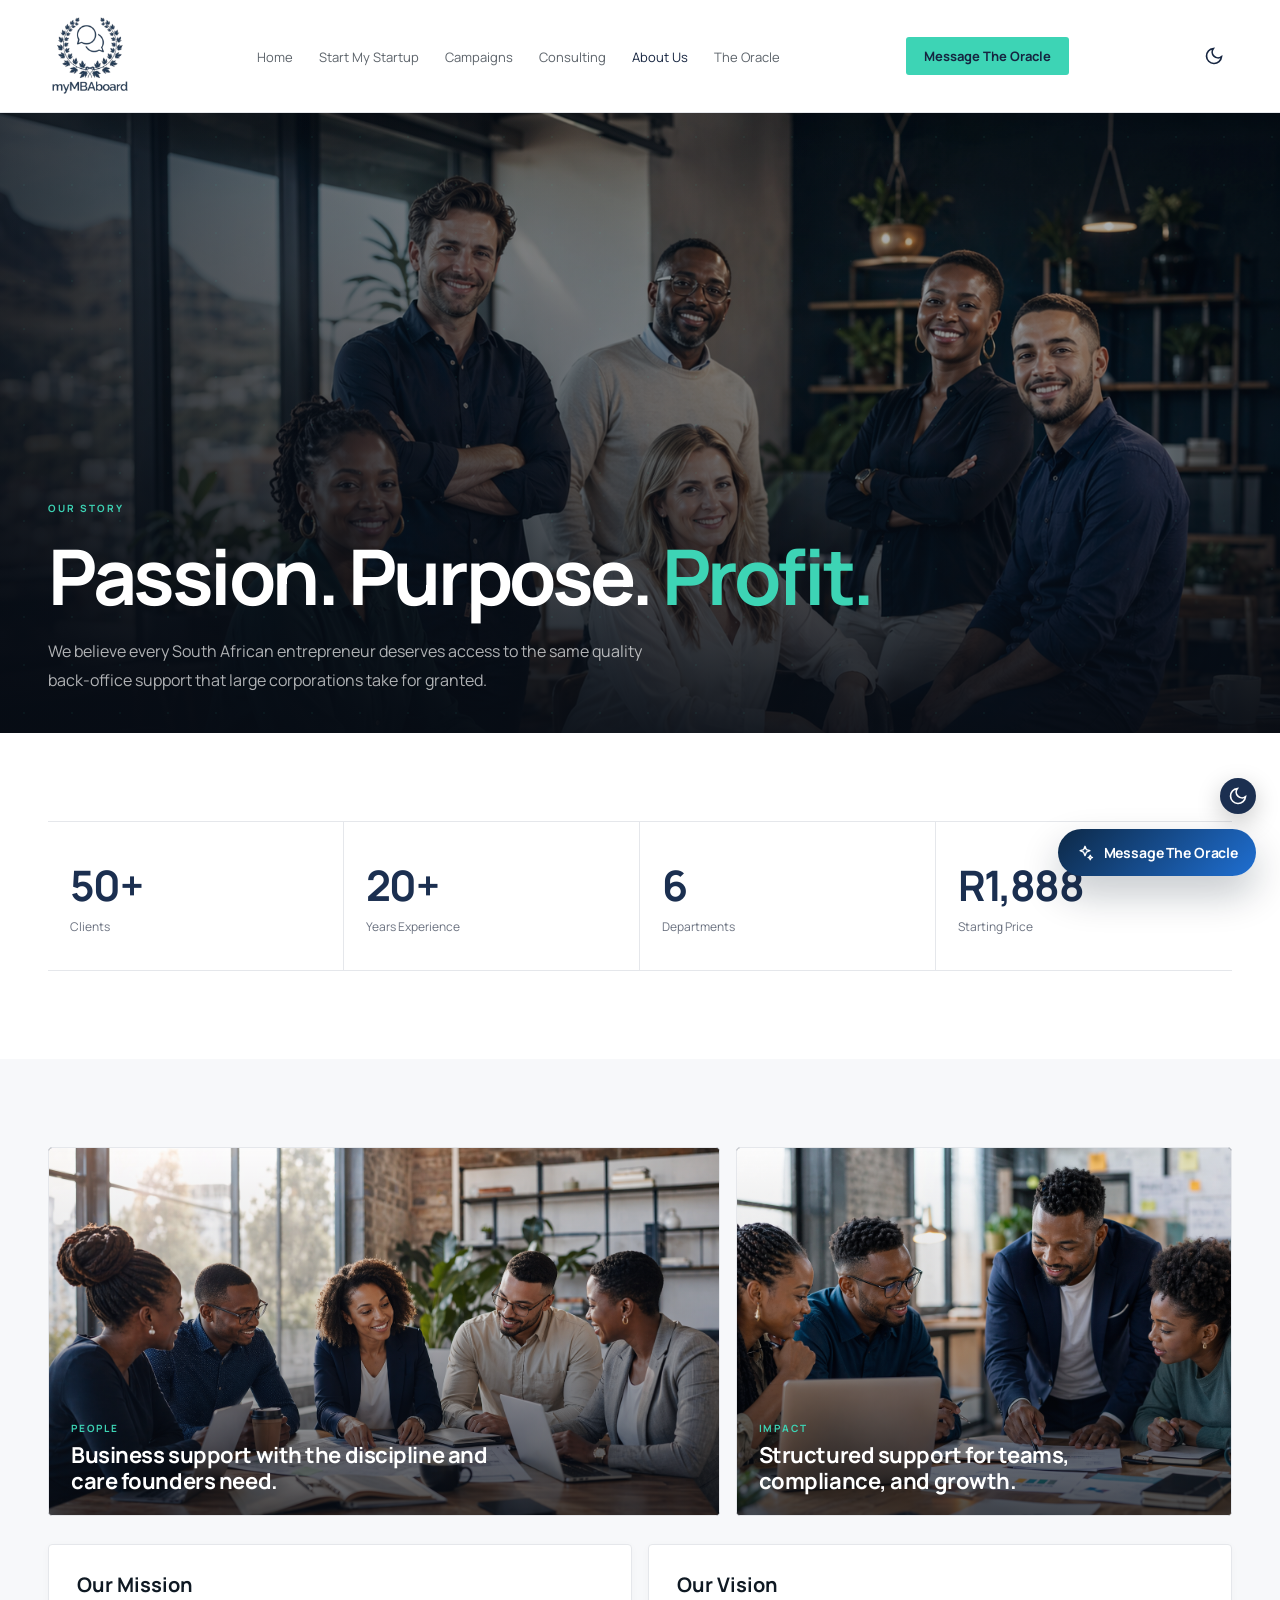
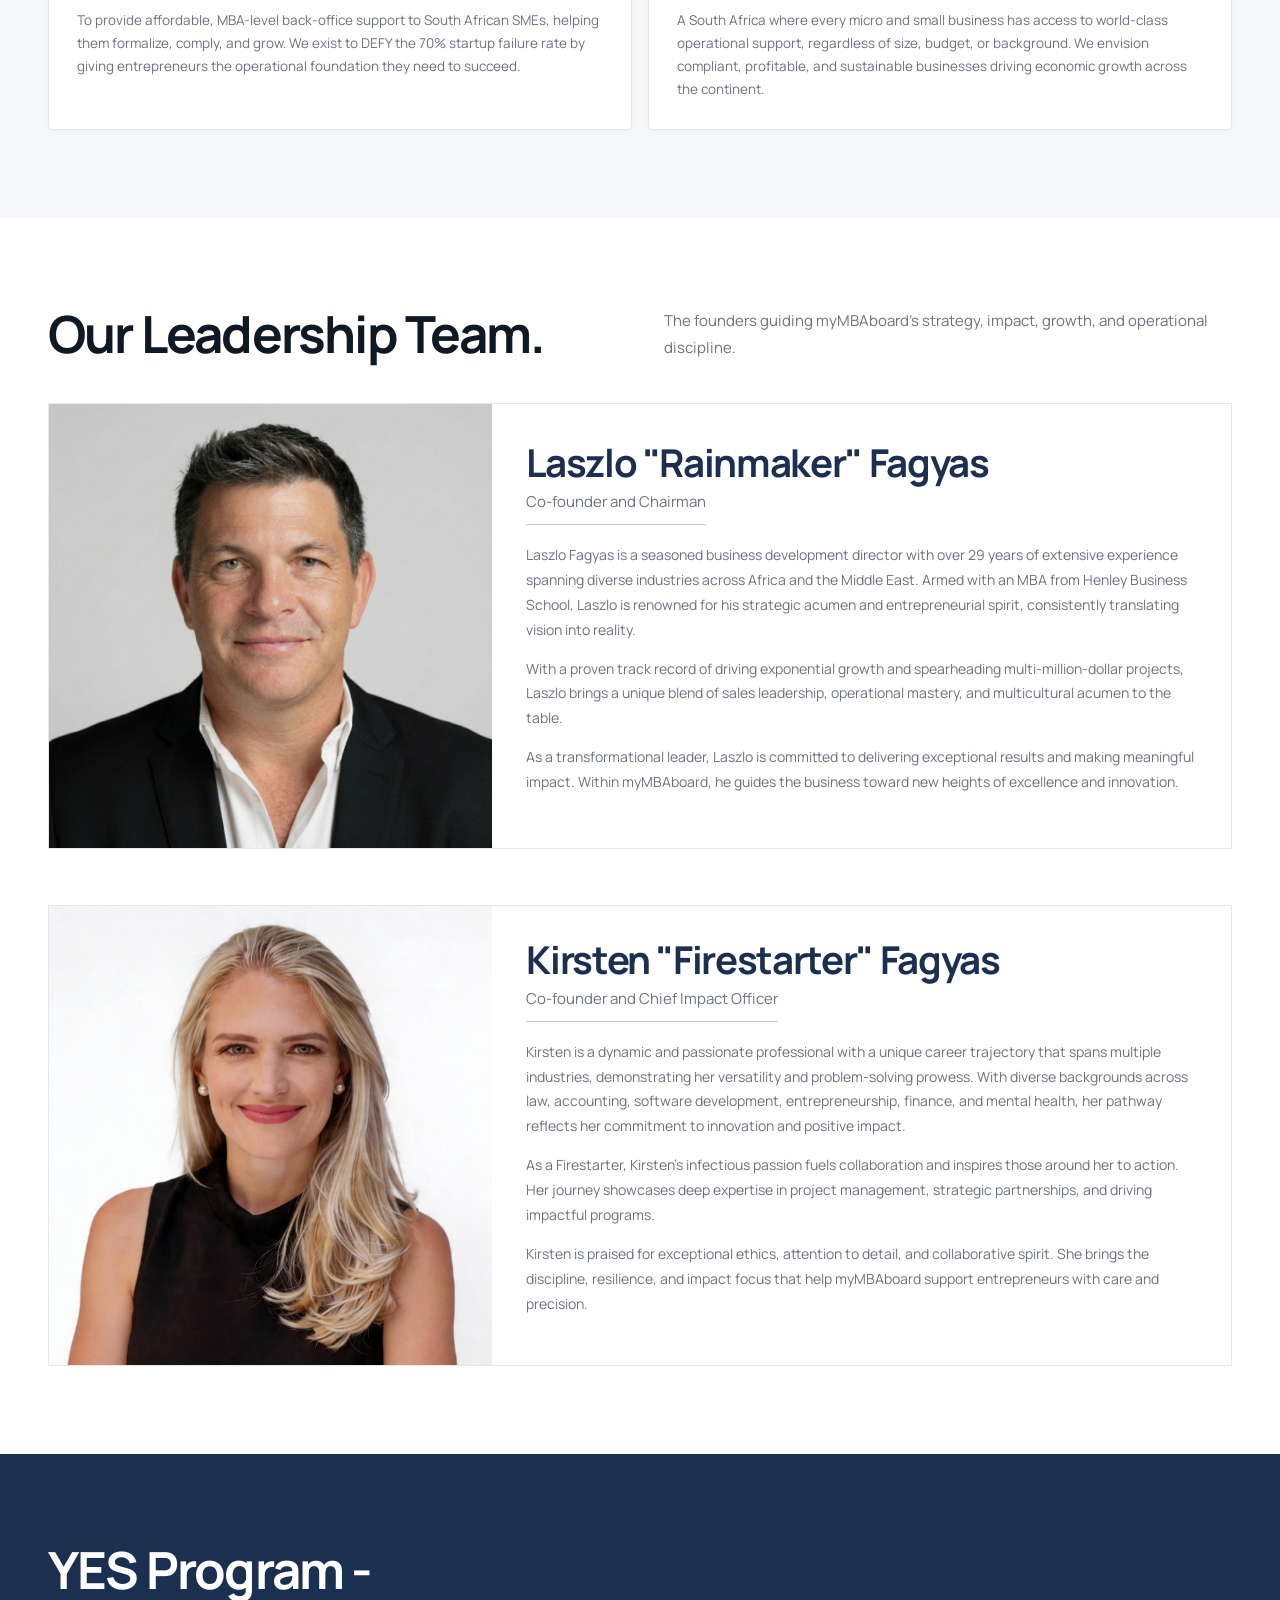
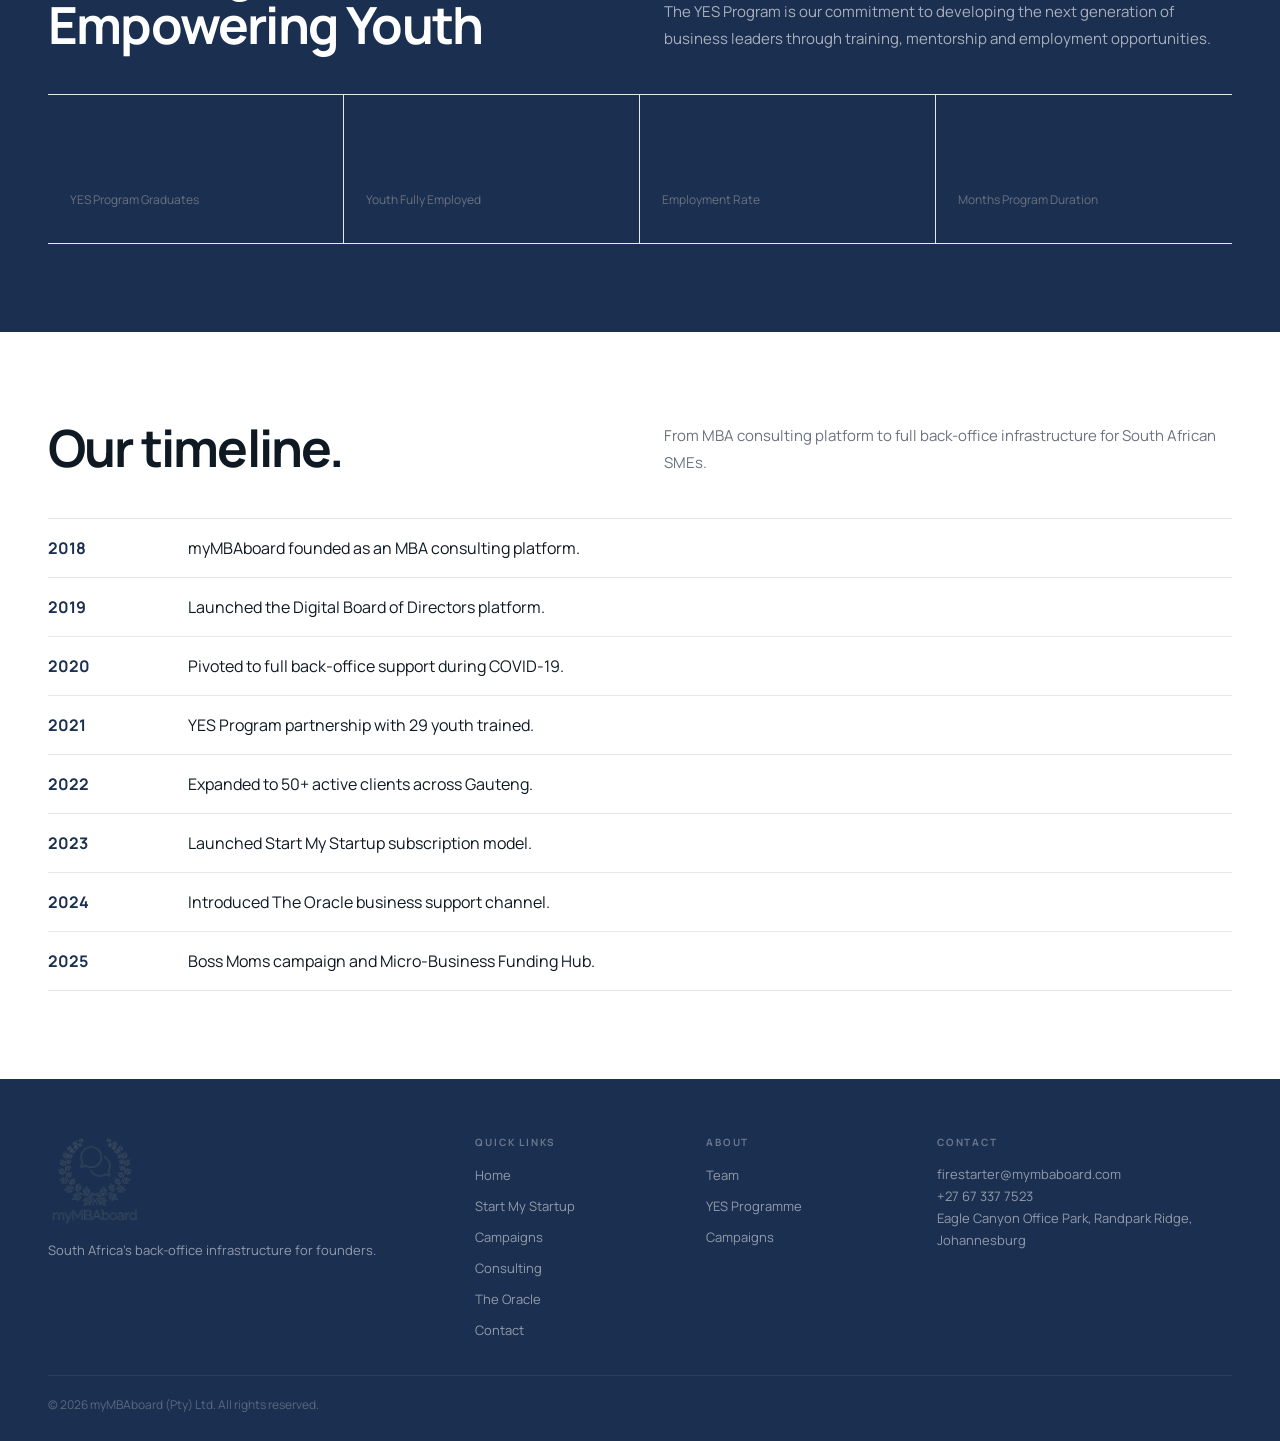
<file: about.html>
<!DOCTYPE html>
<html lang="en">
<head>
<meta charset="UTF-8">
<meta name="viewport" content="width=device-width, initial-scale=1.0">
<meta name="description" content="Meet the leadership team behind myMBAboard. With 20+ years corporate experience, MBA-level operators, and a YES Programme that's placed 24 graduates into permanent employment.">
<title>About Us | myMBAboard</title>
<link rel="preconnect" href="https://fonts.googleapis.com">
<link href="https://fonts.googleapis.com/css2?family=Manrope:wght@300;400;500;600;700;800&display=swap" rel="stylesheet">
<link rel="stylesheet" href="site-pages.css">
</head>
<body>
<nav class="nav"><a href="mymbaboard-v2-animated.html" class="brand"><img class="brand-logo logo-light" src="assets/logos/logo-light.png" alt="myMBAboard official logo"><img class="brand-logo logo-dark" src="assets/logos/logo-dark.png" alt="myMBAboard official logo"></a><ul class="nav-links"><li><a href="mymbaboard-v2-animated.html">Home</a></li><li><a href="start-my-startup.html">Start My Startup</a></li><li><a href="campaigns.html">Campaigns</a></li><li><a href="consulting.html">Consulting</a></li><li><a href="about.html" class="active">About Us</a></li><li><a href="oracle.html">The Oracle</a></li></ul><a href="oracle.html" class="nav-cta">Message The Oracle</a><button type="button" class="theme-toggle" data-theme-toggle aria-label="Switch to dark mode">Dark</button></nav>
<header class="hero media-hero"><img class="hero-media" src="./assets/hero/generated/about-hero-balanced.png" alt="Founder-led myMBAboard team portrait with white founders and Black team members in a modern office"><div class="hero-inner"><span class="badge">Our Story</span><h1>Passion. Purpose. <span>Profit.</span></h1><p>We believe every South African entrepreneur deserves access to the same quality back-office support that large corporations take for granted.</p></div></header>
<main>
  <section class="section"><div class="stats"><div class="stat"><strong>50+</strong><span>Clients</span></div><div class="stat"><strong>20+</strong><span>Years Experience</span></div><div class="stat"><strong>6</strong><span>Departments</span></div><div class="stat"><strong>R1,888</strong><span>Starting Price</span></div></div></section>
  <section class="section off"><div class="media-strip"><div class="media-card"><img src="./assets/sections/about-people-generated.png" alt="myMBAboard advisors working together with founders in a modern studio"><div class="media-caption"><strong>People</strong><span>Business support with the discipline and care founders need.</span></div></div><div class="media-card"><img src="./assets/sections/about-impact-generated.png" alt="Advisor helping entrepreneurs plan growth and operations"><div class="media-caption"><strong>Impact</strong><span>Structured support for teams, compliance, and growth.</span></div></div></div><div class="grid two"><article class="card"><h3>Our Mission</h3><p>To provide affordable, MBA-level back-office support to South African SMEs, helping them formalize, comply, and grow. We exist to DEFY the 70% startup failure rate by giving entrepreneurs the operational foundation they need to succeed.</p></article><article class="card"><h3>Our Vision</h3><p>A South Africa where every micro and small business has access to world-class operational support, regardless of size, budget, or background. We envision compliant, profitable, and sustainable businesses driving economic growth across the continent.</p></article></div></section>
  <section class="section" id="team"><div class="section-head"><h2>Our Leadership Team.</h2><p>The founders guiding myMBAboard's strategy, impact, growth, and operational discipline.</p></div><div class="leadership-list">
    <article class="leader-profile">
      <div class="leader-photo"><img src="assets/team/laszlo-rainmaker-fagyas.jpeg" alt="Laszlo Rainmaker Fagyas"></div>
      <div class="leader-copy">
        <h3>Laszlo "Rainmaker" Fagyas</h3>
        <div class="leader-role">Co-founder and Chairman</div>
        <p>Laszlo Fagyas is a seasoned business development director with over 29 years of extensive experience spanning diverse industries across Africa and the Middle East. Armed with an MBA from Henley Business School, Laszlo is renowned for his strategic acumen and entrepreneurial spirit, consistently translating vision into reality.</p>
        <p>With a proven track record of driving exponential growth and spearheading multi-million-dollar projects, Laszlo brings a unique blend of sales leadership, operational mastery, and multicultural acumen to the table.</p>
        <p>As a transformational leader, Laszlo is committed to delivering exceptional results and making meaningful impact. Within myMBAboard, he guides the business toward new heights of excellence and innovation.</p>
      </div>
    </article>
    <article class="leader-profile">
      <div class="leader-photo"><img src="assets/team/kirsten-firestarter-fagyas.png" alt="Kirsten Firestarter Fagyas"></div>
      <div class="leader-copy">
        <h3>Kirsten "Firestarter" Fagyas</h3>
        <div class="leader-role">Co-founder and Chief Impact Officer</div>
        <p>Kirsten is a dynamic and passionate professional with a unique career trajectory that spans multiple industries, demonstrating her versatility and problem-solving prowess. With diverse backgrounds across law, accounting, software development, entrepreneurship, finance, and mental health, her pathway reflects her commitment to innovation and positive impact.</p>
        <p>As a Firestarter, Kirsten's infectious passion fuels collaboration and inspires those around her to action. Her journey showcases deep expertise in project management, strategic partnerships, and driving impactful programs.</p>
        <p>Kirsten is praised for exceptional ethics, attention to detail, and collaborative spirit. She brings the discipline, resilience, and impact focus that help myMBAboard support entrepreneurs with care and precision.</p>
      </div>
    </article>
  </div></section>
  <section class="section dark" id="yes-program"><div class="section-head"><h2>YES Program - Empowering Youth</h2><p>The YES Program is our commitment to developing the next generation of business leaders through training, mentorship and employment opportunities.</p></div><div class="stats"><div class="stat"><strong>29</strong><span>YES Program Graduates</span></div><div class="stat"><strong>24</strong><span>Youth Fully Employed</span></div><div class="stat"><strong>83%</strong><span>Employment Rate</span></div><div class="stat"><strong>12</strong><span>Months Program Duration</span></div></div></section>
  <section class="section"><div class="section-head"><h2>Our timeline.</h2><p>From MBA consulting platform to full back-office infrastructure for South African SMEs.</p></div><div class="timeline"><div class="timeline-row"><strong>2018</strong><p>myMBAboard founded as an MBA consulting platform.</p></div><div class="timeline-row"><strong>2019</strong><p>Launched the Digital Board of Directors platform.</p></div><div class="timeline-row"><strong>2020</strong><p>Pivoted to full back-office support during COVID-19.</p></div><div class="timeline-row"><strong>2021</strong><p>YES Program partnership with 29 youth trained.</p></div><div class="timeline-row"><strong>2022</strong><p>Expanded to 50+ active clients across Gauteng.</p></div><div class="timeline-row"><strong>2023</strong><p>Launched Start My Startup subscription model.</p></div><div class="timeline-row"><strong>2024</strong><p>Introduced The Oracle business support channel.</p></div><div class="timeline-row"><strong>2025</strong><p>Boss Moms campaign and Micro-Business Funding Hub.</p></div></div></section>
</main>
<footer><div class="footer-grid"><div><a href="mymbaboard-v2-animated.html" class="brand"><img class="brand-logo logo-light" src="assets/logos/logo-light.png" alt="myMBAboard official logo"><img class="brand-logo logo-dark" src="assets/logos/logo-dark.png" alt="myMBAboard official logo"></a><p>South Africa's back-office infrastructure for founders.</p></div><div><h4>Quick Links</h4><ul><li><a href="mymbaboard-v2-animated.html">Home</a></li><li><a href="start-my-startup.html">Start My Startup</a></li><li><a href="campaigns.html">Campaigns</a></li><li><a href="consulting.html">Consulting</a></li><li><a href="oracle.html">The Oracle</a></li><li><a href="contact.html">Contact</a></li></ul></div><div><h4>About</h4><ul><li><a href="#team">Team</a></li><li><a href="#yes-program">YES Programme</a></li><li><a href="campaigns.html">Campaigns</a></li></ul></div><div><h4>Contact</h4><p>firestarter@mymbaboard.com<br>+27 67 337 7523<br>Eagle Canyon Office Park, Randpark Ridge, Johannesburg</p></div></div><div class="foot-bottom">© 2026 myMBAboard (Pty) Ltd. All rights reserved.</div></footer>
<a href="oracle.html" class="whatsapp-fixed">Message The Oracle</a><script src="oracle-widget.js"></script><script src="site-pages.js"></script>
</body>
</html>
</file>
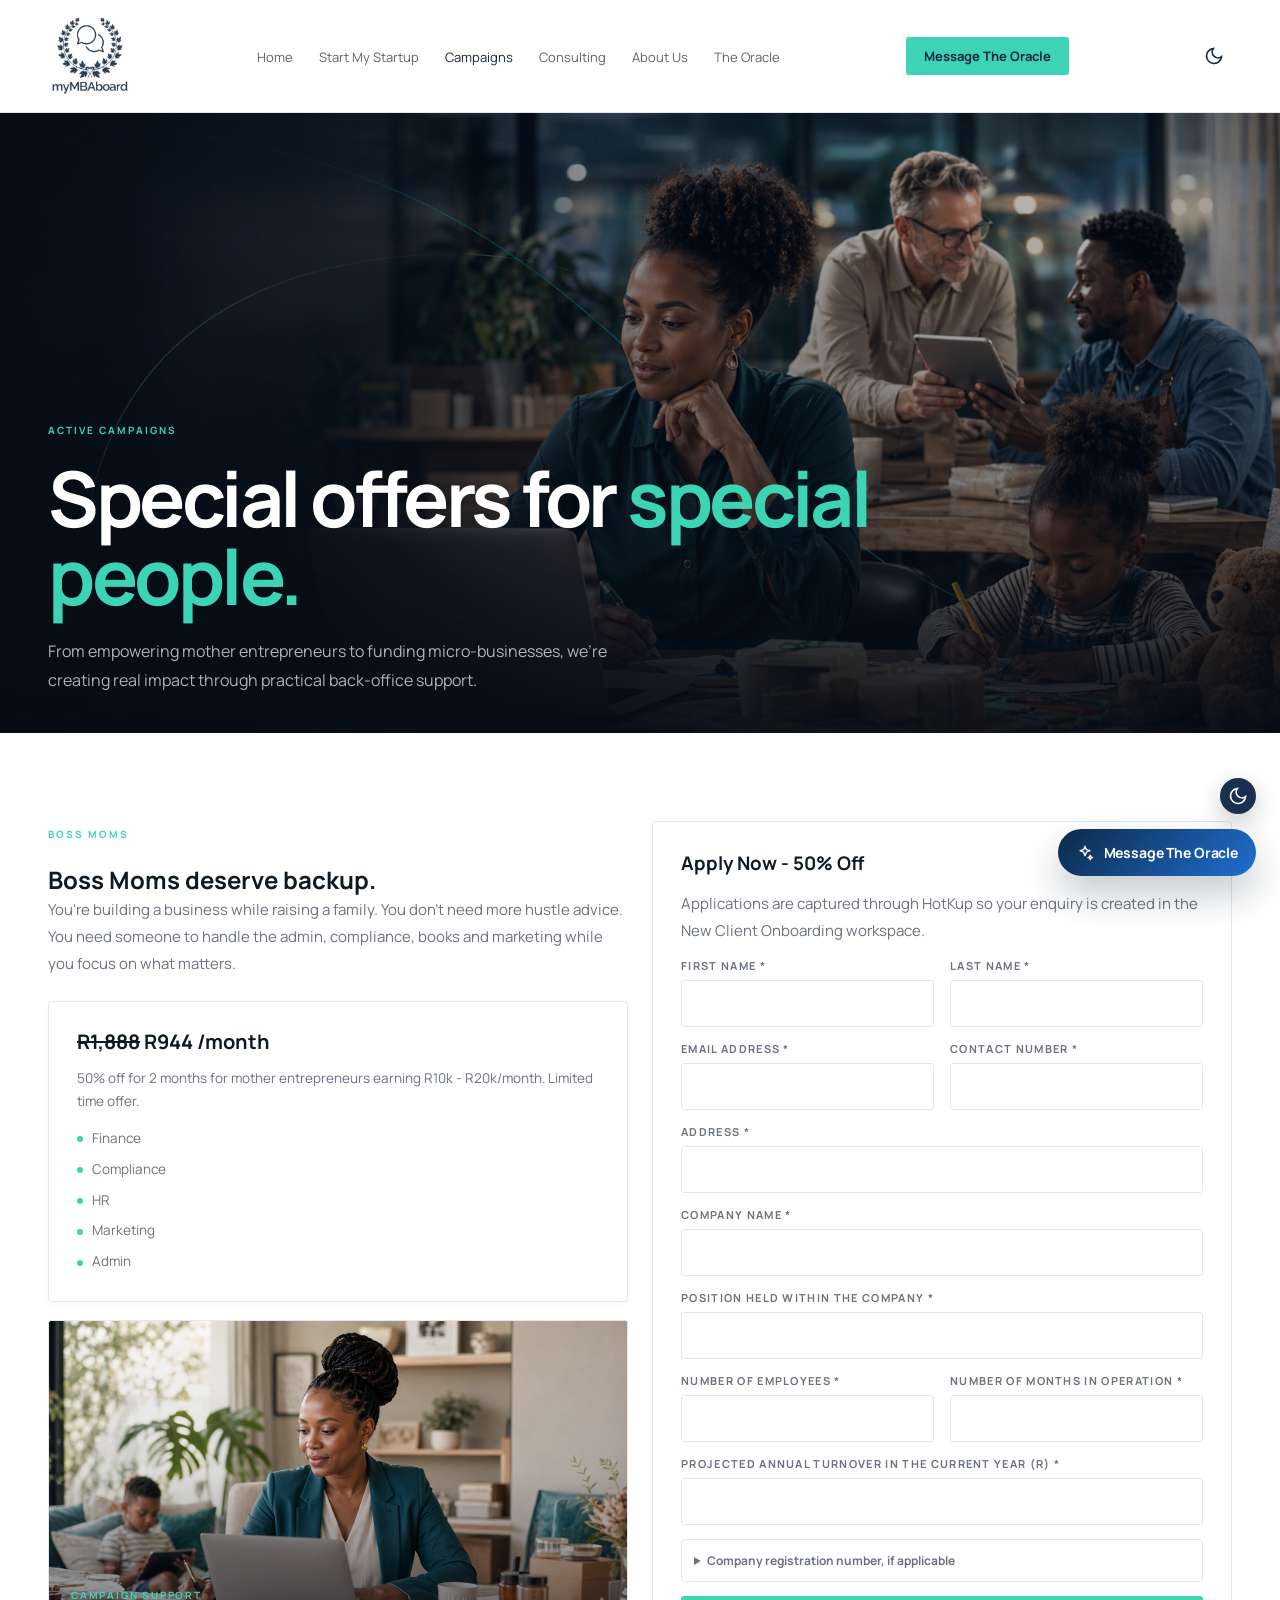
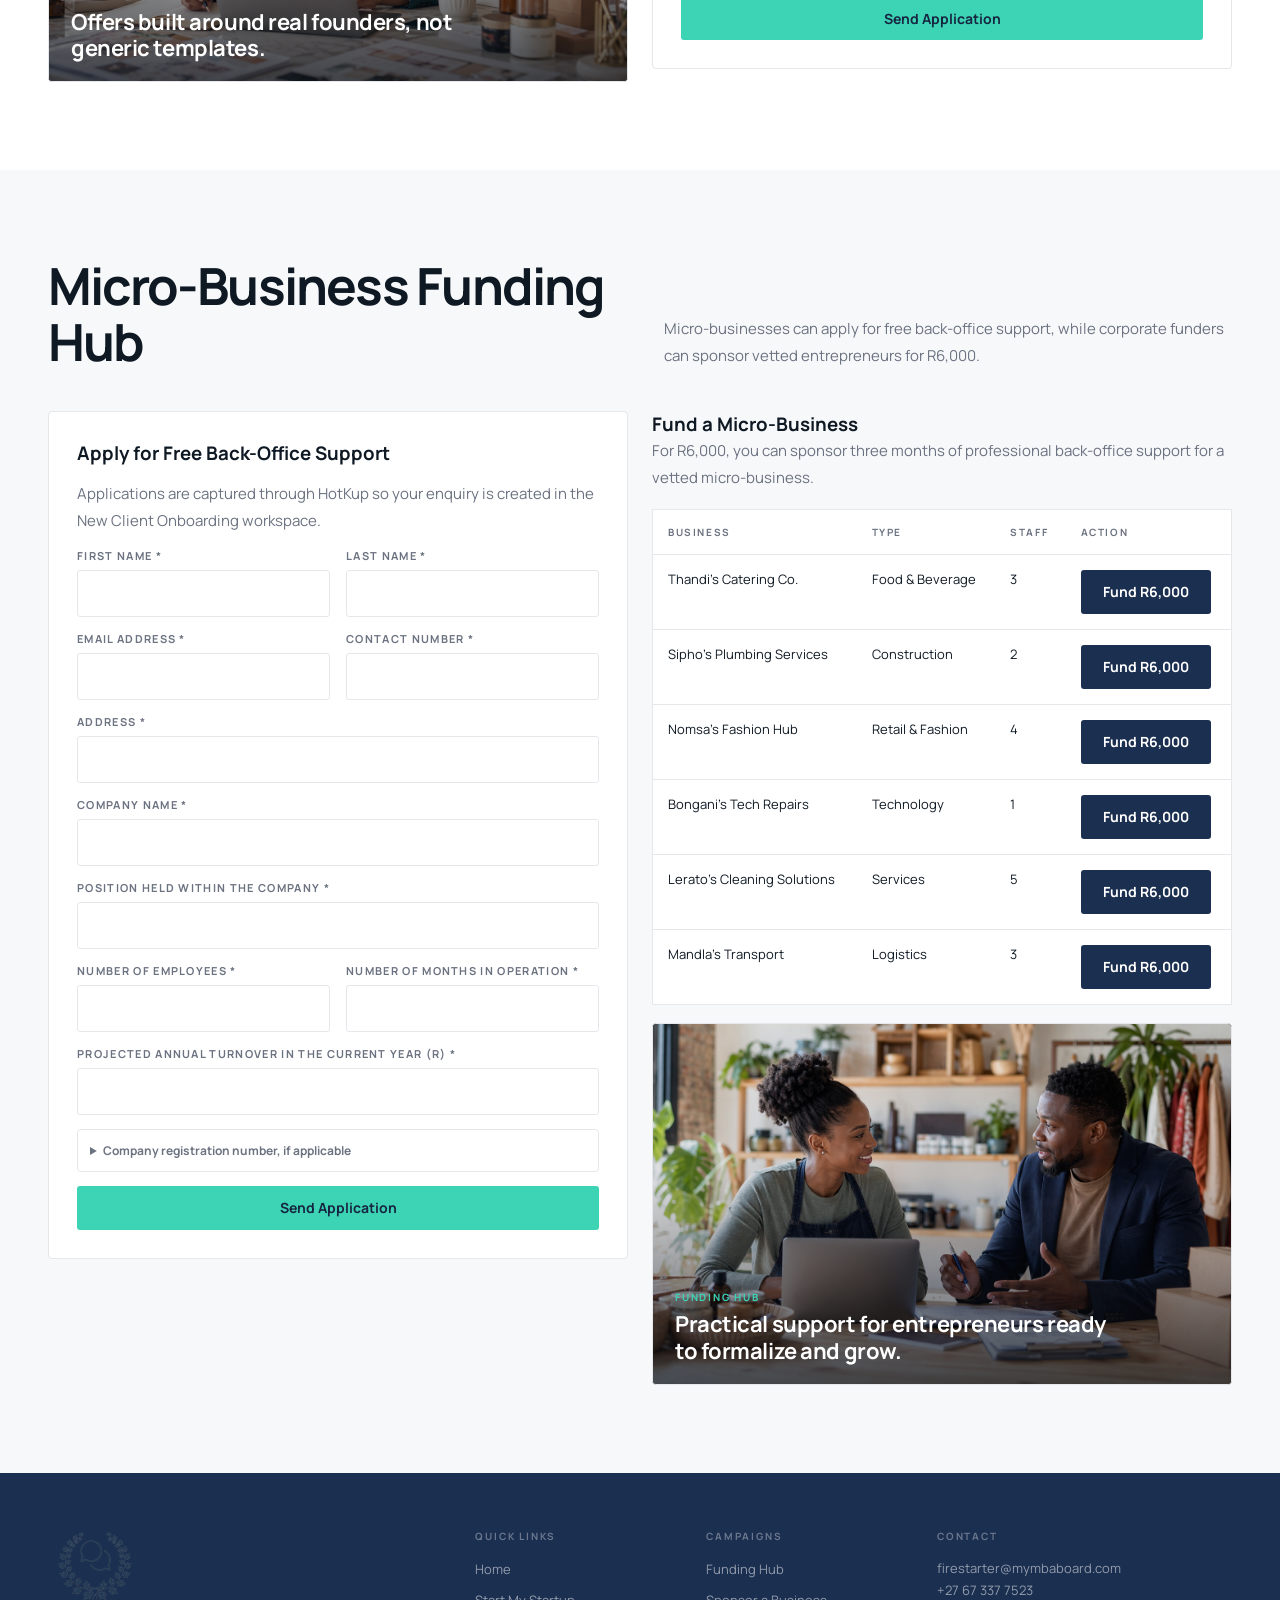
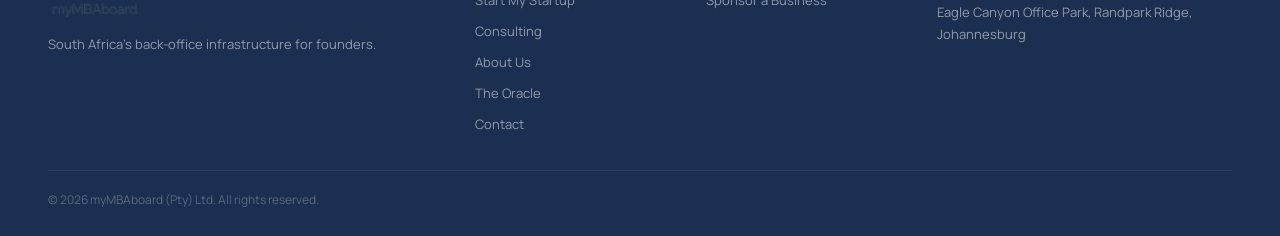
<file: campaigns.html>
<!DOCTYPE html>
<html lang="en">
<head>
<meta charset="UTF-8">
<meta name="viewport" content="width=device-width, initial-scale=1.0">
<meta name="description" content="Active campaigns from myMBAboard: Boss Moms 50% off back-office support, and the Micro-Business Funding Hub where corporates can sponsor R6,000 for a vetted entrepreneur.">
<title>Campaigns | myMBAboard</title>
<link rel="preconnect" href="https://fonts.googleapis.com">
<link href="https://fonts.googleapis.com/css2?family=Manrope:wght@300;400;500;600;700;800&display=swap" rel="stylesheet">
<link rel="stylesheet" href="site-pages.css">
</head>
<body>
<nav class="nav">
  <a href="mymbaboard-v2-animated.html" class="brand"><img class="brand-logo logo-light" src="assets/logos/logo-light.png" alt="myMBAboard official logo"><img class="brand-logo logo-dark" src="assets/logos/logo-dark.png" alt="myMBAboard official logo"></a>
  <ul class="nav-links">
    <li><a href="mymbaboard-v2-animated.html">Home</a></li><li><a href="start-my-startup.html">Start My Startup</a></li><li><a href="campaigns.html" class="active">Campaigns</a></li><li><a href="consulting.html">Consulting</a></li><li><a href="about.html">About Us</a></li><li><a href="oracle.html">The Oracle</a></li>
  </ul>
  <a href="oracle.html" class="nav-cta">Message The Oracle</a>
  <button type="button" class="theme-toggle" data-theme-toggle aria-label="Switch to dark mode">Dark</button>
</nav>

<header class="hero media-hero">
  <img class="hero-media" src="./assets/hero/generated/campaigns-hero-balanced.png" alt="Balanced campaign poster with white and Black entrepreneurs, mentors, and family support">
  <div class="hero-inner">
    <span class="badge">Active Campaigns</span>
    <h1>Special offers for <span>special people.</span></h1>
    <p>From empowering mother entrepreneurs to funding micro-businesses, we're creating real impact through practical back-office support.</p>
  </div>
</header>

<main>
  <section class="section">
    <div class="split">
      <div>
        <span class="badge">Boss Moms</span>
        <h2>Boss Moms deserve backup.</h2>
        <p class="muted">You're building a business while raising a family. You don't need more hustle advice. You need someone to handle the admin, compliance, books and marketing while you focus on what matters.</p>
        <div class="card" style="margin-top:24px;">
          <h3><s>R1,888</s> R944 /month</h3>
          <p>50% off for 2 months for mother entrepreneurs earning R10k - R20k/month. Limited time offer.</p>
          <ul><li>Finance</li><li>Compliance</li><li>HR</li><li>Marketing</li><li>Admin</li></ul>
        </div>
        <div class="visual-panel" style="margin-top:18px;">
          <img src="./assets/sections/campaigns-boss-moms-generated.png" alt="Mother entrepreneur balancing business planning and family life">
          <div class="media-caption"><strong>Campaign Support</strong><span>Offers built around real founders, not generic templates.</span></div>
        </div>
      </div>
      <div class="form hotkup-form-panel" data-hotkup-form-panel data-submit-text="Send Application" id="boss-moms-form">
        <h3>Apply Now - 50% Off</h3>
        <p class="muted">Applications are captured through HotKup so your enquiry is created in the New Client Onboarding workspace.</p>
        <div data-hotkup-form-mount></div>
      </div>
    </div>
  </section>

  <section class="section off" id="funding-hub">
    <div class="section-head">
      <h2>Micro-Business Funding Hub</h2>
      <p>Micro-businesses can apply for free back-office support, while corporate funders can sponsor vetted entrepreneurs for R6,000.</p>
    </div>
    <div class="split">
      <div class="form hotkup-form-panel" data-hotkup-form-panel data-submit-text="Send Application" id="funding-hub-form">
        <h3>Apply for Free Back-Office Support</h3>
        <p class="muted">Applications are captured through HotKup so your enquiry is created in the New Client Onboarding workspace.</p>
        <div data-hotkup-form-mount></div>
      </div>
      <div>
        <h3>Fund a Micro-Business</h3>
        <p class="muted">For R6,000, you can sponsor three months of professional back-office support for a vetted micro-business.</p>
        <table class="table" style="margin-top:18px;">
          <thead><tr><th>Business</th><th>Type</th><th>Staff</th><th>Action</th></tr></thead>
          <tbody>
            <tr><td>Thandi's Catering Co.</td><td>Food &amp; Beverage</td><td>3</td><td><a href="https://wa.me/27673377523?text=I%20want%20to%20fund%20Thandi's%20Catering%20Co." class="btn dark">Fund R6,000</a></td></tr>
            <tr><td>Sipho's Plumbing Services</td><td>Construction</td><td>2</td><td><a href="https://wa.me/27673377523?text=I%20want%20to%20fund%20Sipho's%20Plumbing%20Services" class="btn dark">Fund R6,000</a></td></tr>
            <tr><td>Nomsa's Fashion Hub</td><td>Retail &amp; Fashion</td><td>4</td><td><a href="https://wa.me/27673377523?text=I%20want%20to%20fund%20Nomsa's%20Fashion%20Hub" class="btn dark">Fund R6,000</a></td></tr>
            <tr><td>Bongani's Tech Repairs</td><td>Technology</td><td>1</td><td><a href="https://wa.me/27673377523?text=I%20want%20to%20fund%20Bongani's%20Tech%20Repairs" class="btn dark">Fund R6,000</a></td></tr>
            <tr><td>Lerato's Cleaning Solutions</td><td>Services</td><td>5</td><td><a href="https://wa.me/27673377523?text=I%20want%20to%20fund%20Lerato's%20Cleaning%20Solutions" class="btn dark">Fund R6,000</a></td></tr>
            <tr><td>Mandla's Transport</td><td>Logistics</td><td>3</td><td><a href="https://wa.me/27673377523?text=I%20want%20to%20fund%20Mandla's%20Transport" class="btn dark">Fund R6,000</a></td></tr>
          </tbody>
        </table>
        <div class="visual-panel" style="margin-top:18px;">
          <img src="./assets/sections/campaigns-funding-hub-generated.png" alt="Entrepreneur receiving professional guidance in a community business setting">
          <div class="media-caption"><strong>Funding Hub</strong><span>Practical support for entrepreneurs ready to formalize and grow.</span></div>
        </div>
      </div>
    </div>
  </section>
</main>

<footer><div class="footer-grid"><div><a href="mymbaboard-v2-animated.html" class="brand"><img class="brand-logo logo-light" src="assets/logos/logo-light.png" alt="myMBAboard official logo"><img class="brand-logo logo-dark" src="assets/logos/logo-dark.png" alt="myMBAboard official logo"></a><p>South Africa's back-office infrastructure for founders.</p></div><div><h4>Quick Links</h4><ul><li><a href="mymbaboard-v2-animated.html">Home</a></li><li><a href="start-my-startup.html">Start My Startup</a></li><li><a href="consulting.html">Consulting</a></li><li><a href="about.html">About Us</a></li><li><a href="oracle.html">The Oracle</a></li><li><a href="contact.html">Contact</a></li></ul></div><div><h4>Campaigns</h4><ul><li><a href="#funding-hub">Funding Hub</a></li><li><a href="https://wa.me/27673377523">Sponsor a Business</a></li></ul></div><div><h4>Contact</h4><p>firestarter@mymbaboard.com<br>+27 67 337 7523<br>Eagle Canyon Office Park, Randpark Ridge, Johannesburg</p></div></div><div class="foot-bottom">© 2026 myMBAboard (Pty) Ltd. All rights reserved.</div></footer>
<a href="oracle.html" class="whatsapp-fixed">Message The Oracle</a>
<script src="oracle-widget.js"></script>
<script src="site-pages.js"></script>
</body>
</html>
</file>
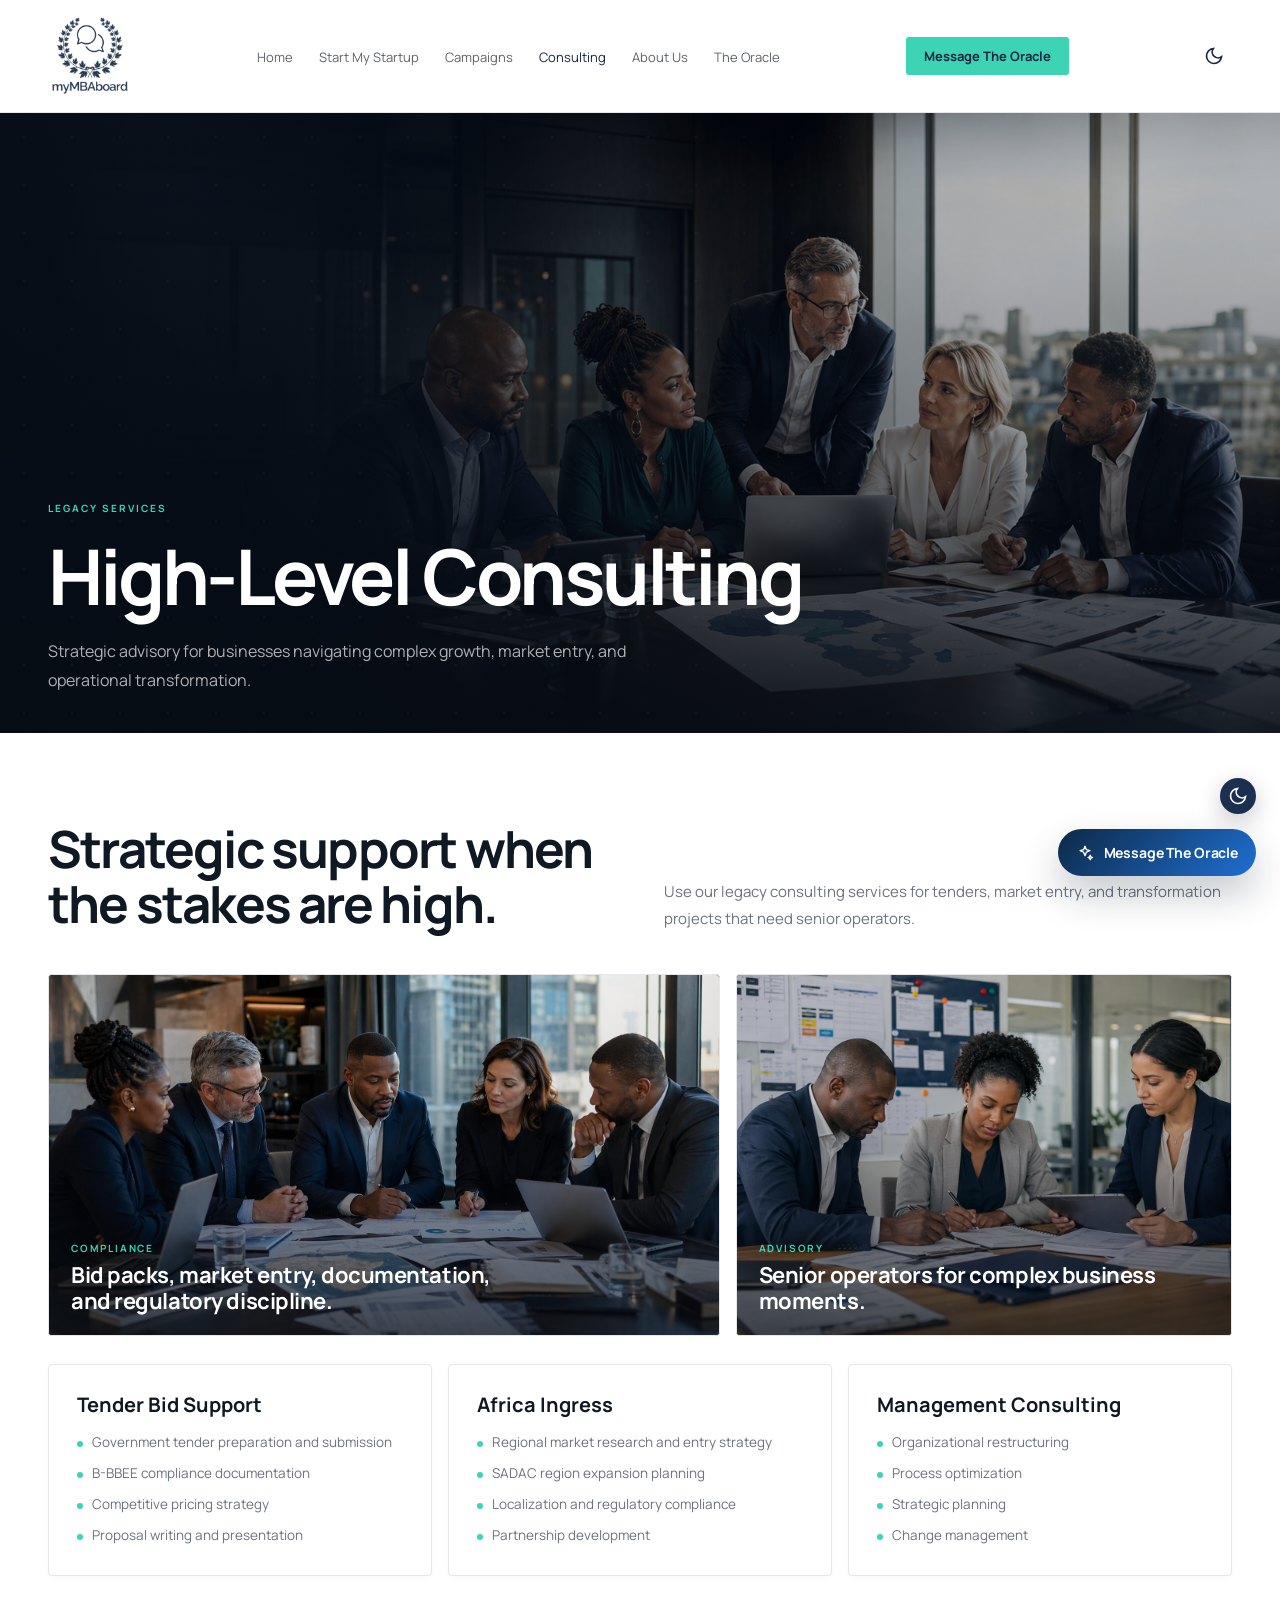
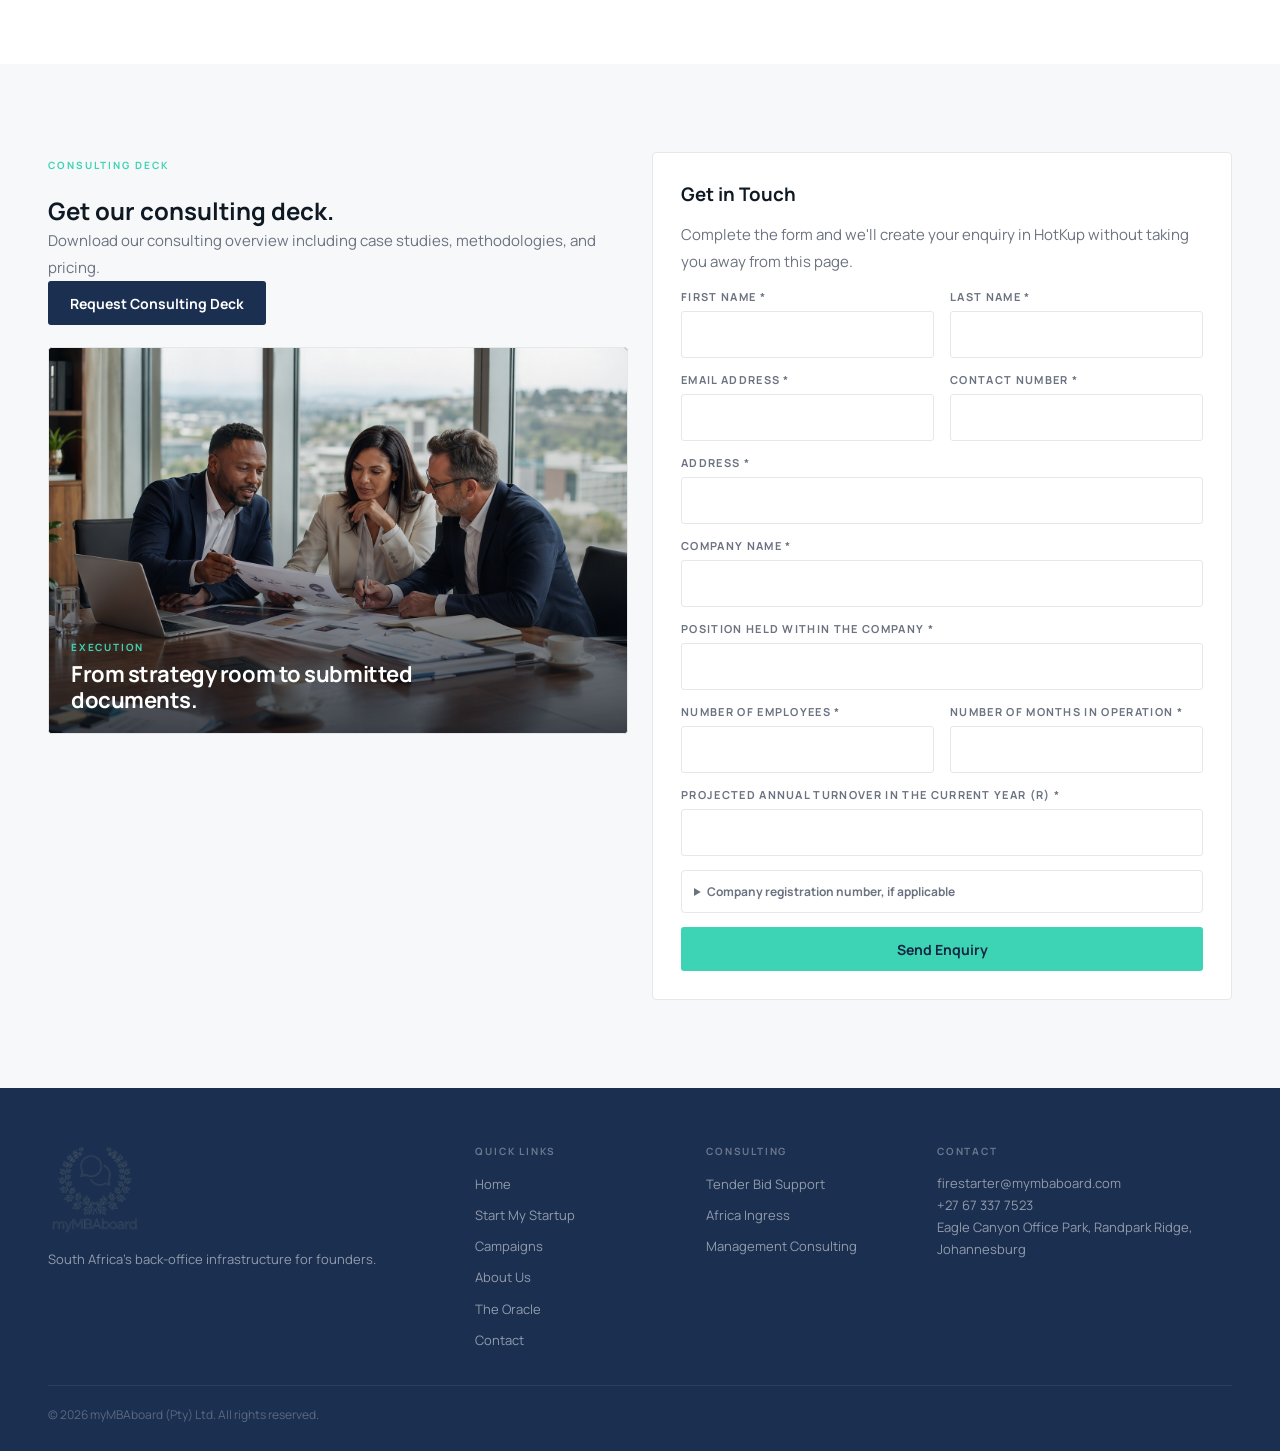
<file: consulting.html>
<!DOCTYPE html>
<html lang="en">
<head>
<meta charset="UTF-8">
<meta name="viewport" content="width=device-width, initial-scale=1.0">
<meta name="description" content="High-level consulting from myMBAboard: tender bid support, Africa market entry strategy, and management consulting for businesses navigating complex growth and transformation.">
<title>Consulting | myMBAboard</title>
<link rel="preconnect" href="https://fonts.googleapis.com">
<link href="https://fonts.googleapis.com/css2?family=Manrope:wght@300;400;500;600;700;800&display=swap" rel="stylesheet">
<link rel="stylesheet" href="site-pages.css">
</head>
<body>
<nav class="nav"><a href="mymbaboard-v2-animated.html" class="brand"><img class="brand-logo logo-light" src="assets/logos/logo-light.png" alt="myMBAboard official logo"><img class="brand-logo logo-dark" src="assets/logos/logo-dark.png" alt="myMBAboard official logo"></a><ul class="nav-links"><li><a href="mymbaboard-v2-animated.html">Home</a></li><li><a href="start-my-startup.html">Start My Startup</a></li><li><a href="campaigns.html">Campaigns</a></li><li><a href="consulting.html" class="active">Consulting</a></li><li><a href="about.html">About Us</a></li><li><a href="oracle.html">The Oracle</a></li></ul><a href="oracle.html" class="nav-cta">Message The Oracle</a><button type="button" class="theme-toggle" data-theme-toggle aria-label="Switch to dark mode">Dark</button></nav>
<header class="hero media-hero"><img class="hero-media" src="./assets/hero/generated/consulting-hero-balanced.png" alt="Balanced consulting team with white senior advisors and Black business leaders in a strategy boardroom"><div class="hero-inner"><span class="badge">Legacy Services</span><h1>High-Level Consulting</h1><p>Strategic advisory for businesses navigating complex growth, market entry, and operational transformation.</p></div></header>
<main>
  <section class="section" id="consulting-services"><div class="section-head"><h2>Strategic support when the stakes are high.</h2><p>Use our legacy consulting services for tenders, market entry, and transformation projects that need senior operators.</p></div><div class="media-strip"><div class="media-card"><img src="./assets/sections/consulting-strategy-generated.png" alt="Senior advisors reviewing tender and market-entry strategy documents"><div class="media-caption"><strong>Compliance</strong><span>Bid packs, market entry, documentation, and regulatory discipline.</span></div></div><div class="media-card"><img src="./assets/sections/consulting-execution-generated.png" alt="Consultants and founders finalizing delivery plans and documents"><div class="media-caption"><strong>Advisory</strong><span>Senior operators for complex business moments.</span></div></div></div><div class="grid three">
    <article class="card"><h3>Tender Bid Support</h3><ul><li>Government tender preparation and submission</li><li>B-BBEE compliance documentation</li><li>Competitive pricing strategy</li><li>Proposal writing and presentation</li></ul></article>
    <article class="card"><h3>Africa Ingress</h3><ul><li>Regional market research and entry strategy</li><li>SADAC region expansion planning</li><li>Localization and regulatory compliance</li><li>Partnership development</li></ul></article>
    <article class="card"><h3>Management Consulting</h3><ul><li>Organizational restructuring</li><li>Process optimization</li><li>Strategic planning</li><li>Change management</li></ul></article>
  </div></section>
  <section class="section off"><div class="split"><div><span class="badge">Consulting Deck</span><h2>Get our consulting deck.</h2><p class="muted">Download our consulting overview including case studies, methodologies, and pricing.</p><a href="https://wa.me/27673377523?text=Please%20send%20me%20the%20myMBAboard%20consulting%20deck" class="btn dark">Request Consulting Deck</a><div class="visual-panel" style="margin-top:22px;"><img src="./assets/sections/consulting-deck-generated.png" alt="Founder and advisors reviewing a consulting presentation deck in a boardroom"><div class="media-caption"><strong>Execution</strong><span>From strategy room to submitted documents.</span></div></div></div><div class="form hotkup-form-panel" data-hotkup-form-panel data-submit-text="Send Enquiry" id="consulting-form"><h3>Get in Touch</h3><p class="muted">Complete the form and we'll create your enquiry in HotKup without taking you away from this page.</p><div data-hotkup-form-mount></div></div></div></section>
</main>
<footer><div class="footer-grid"><div><a href="mymbaboard-v2-animated.html" class="brand"><img class="brand-logo logo-light" src="assets/logos/logo-light.png" alt="myMBAboard official logo"><img class="brand-logo logo-dark" src="assets/logos/logo-dark.png" alt="myMBAboard official logo"></a><p>South Africa's back-office infrastructure for founders.</p></div><div><h4>Quick Links</h4><ul><li><a href="mymbaboard-v2-animated.html">Home</a></li><li><a href="start-my-startup.html">Start My Startup</a></li><li><a href="campaigns.html">Campaigns</a></li><li><a href="about.html">About Us</a></li><li><a href="oracle.html">The Oracle</a></li><li><a href="contact.html">Contact</a></li></ul></div><div><h4>Consulting</h4><ul><li><a href="#consulting-services">Tender Bid Support</a></li><li><a href="#consulting-services">Africa Ingress</a></li><li><a href="#consulting-services">Management Consulting</a></li></ul></div><div><h4>Contact</h4><p>firestarter@mymbaboard.com<br>+27 67 337 7523<br>Eagle Canyon Office Park, Randpark Ridge, Johannesburg</p></div></div><div class="foot-bottom">© 2026 myMBAboard (Pty) Ltd. All rights reserved.</div></footer>
<a href="oracle.html" class="whatsapp-fixed">Message The Oracle</a><script src="oracle-widget.js"></script><script src="site-pages.js"></script>
</body>
</html>
</file>
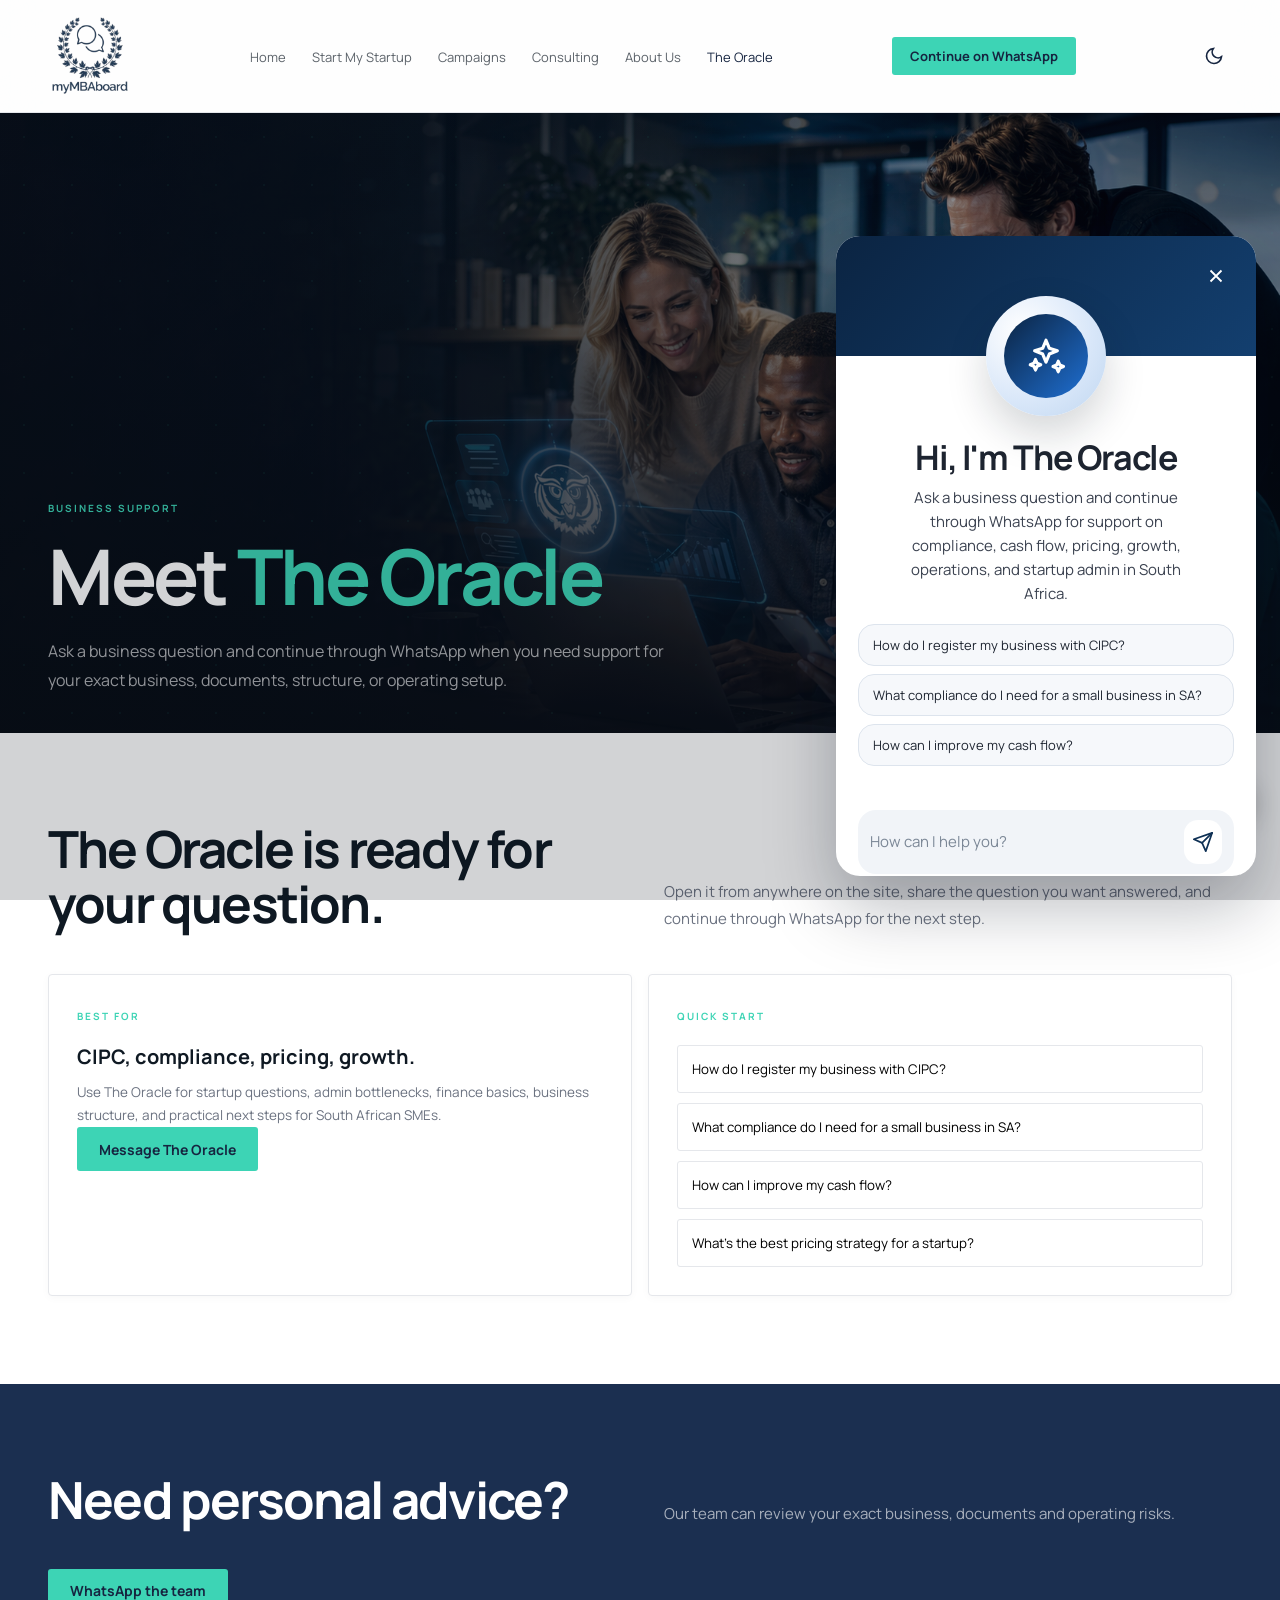
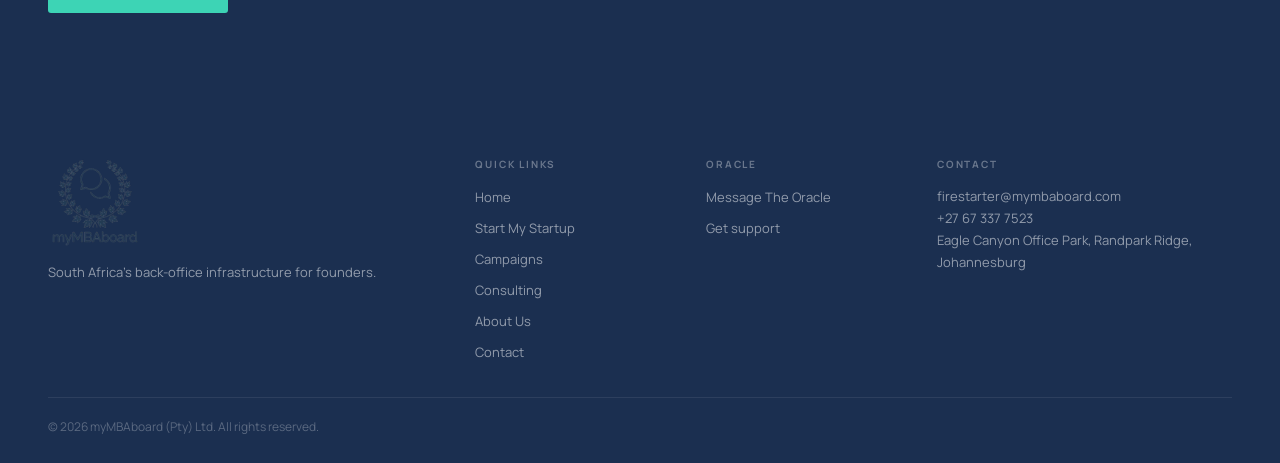
<file: oracle.html>
<!DOCTYPE html>
<html lang="en">
<head>
<meta charset="UTF-8">
<meta name="viewport" content="width=device-width, initial-scale=1.0">
<meta name="description" content="Message The Oracle for business support on CIPC registration, compliance, cash flow, pricing strategy, and scaling your South African business.">
<title>The Oracle | myMBAboard</title>
<link rel="preconnect" href="https://fonts.googleapis.com">
<link href="https://fonts.googleapis.com/css2?family=Manrope:wght@300;400;500;600;700;800&display=swap" rel="stylesheet">
<link rel="stylesheet" href="site-pages.css">
</head>
<body>
<nav class="nav"><a href="mymbaboard-v2-animated.html" class="brand"><img class="brand-logo logo-light" src="assets/logos/logo-light.png" alt="myMBAboard official logo"><img class="brand-logo logo-dark" src="assets/logos/logo-dark.png" alt="myMBAboard official logo"></a><ul class="nav-links"><li><a href="mymbaboard-v2-animated.html">Home</a></li><li><a href="start-my-startup.html">Start My Startup</a></li><li><a href="campaigns.html">Campaigns</a></li><li><a href="consulting.html">Consulting</a></li><li><a href="about.html">About Us</a></li><li><a href="oracle.html" class="active">The Oracle</a></li></ul><a href="https://wa.me/27673377523?text=I%20used%20The%20Oracle%20and%20need%20more%20help" class="nav-cta">Continue on WhatsApp</a><button type="button" class="theme-toggle" data-theme-toggle aria-label="Switch to dark mode">Dark</button></nav>
<header class="hero media-hero"><img class="hero-media" src="./assets/hero/generated/oracle-hero-balanced.png" alt="Balanced group of founders and advisors using a business assistant on a laptop and phone"><div class="hero-inner"><span class="badge">Business Support</span><h1>Meet <span>The Oracle</span></h1><p>Ask a business question and continue through WhatsApp when you need support for your exact business, documents, structure, or operating setup.</p></div></header>
<main>
  <section class="section">
    <div class="section-head">
      <h2>The Oracle is ready for your question.</h2>
      <p>Open it from anywhere on the site, share the question you want answered, and continue through WhatsApp for the next step.</p>
    </div>
    <div class="grid two">
      <article class="card">
        <span class="badge">Best For</span>
        <h3>CIPC, compliance, pricing, growth.</h3>
        <p>Use The Oracle for startup questions, admin bottlenecks, finance basics, business structure, and practical next steps for South African SMEs.</p>
        <button type="button" class="btn primary" data-oracle-trigger>Message The Oracle</button>
      </article>
      <article class="card">
        <span class="badge">Quick Start</span>
        <div class="suggestions">
          <button class="suggestion" data-oracle-question>How do I register my business with CIPC?</button>
          <button class="suggestion" data-oracle-question>What compliance do I need for a small business in SA?</button>
          <button class="suggestion" data-oracle-question>How can I improve my cash flow?</button>
          <button class="suggestion" data-oracle-question>What's the best pricing strategy for a startup?</button>
        </div>
      </article>
    </div>
  </section>
  <section class="section dark"><div class="section-head"><h2>Need personal advice?</h2><p>Our team can review your exact business, documents and operating risks.</p></div><a href="https://wa.me/27673377523?text=I%20used%20The%20Oracle%20and%20would%20like%20a%20consultation" class="btn primary">WhatsApp the team</a></section>
</main>
<footer><div class="footer-grid"><div><a href="mymbaboard-v2-animated.html" class="brand"><img class="brand-logo logo-light" src="assets/logos/logo-light.png" alt="myMBAboard official logo"><img class="brand-logo logo-dark" src="assets/logos/logo-dark.png" alt="myMBAboard official logo"></a><p>South Africa's back-office infrastructure for founders.</p></div><div><h4>Quick Links</h4><ul><li><a href="mymbaboard-v2-animated.html">Home</a></li><li><a href="start-my-startup.html">Start My Startup</a></li><li><a href="campaigns.html">Campaigns</a></li><li><a href="consulting.html">Consulting</a></li><li><a href="about.html">About Us</a></li><li><a href="contact.html">Contact</a></li></ul></div><div><h4>Oracle</h4><ul><li><a href="oracle.html">Message The Oracle</a></li><li><a href="start-my-startup.html">Get support</a></li></ul></div><div><h4>Contact</h4><p>firestarter@mymbaboard.com<br>+27 67 337 7523<br>Eagle Canyon Office Park, Randpark Ridge, Johannesburg</p></div></div><div class="foot-bottom">© 2026 myMBAboard (Pty) Ltd. All rights reserved.</div></footer>
<a href="https://wa.me/27673377523?text=I%20used%20The%20Oracle%20and%20need%20more%20help" class="whatsapp-fixed">Continue on WhatsApp</a><script src="oracle-widget.js"></script><script src="site-pages.js"></script>
</body>
</html>
</file>
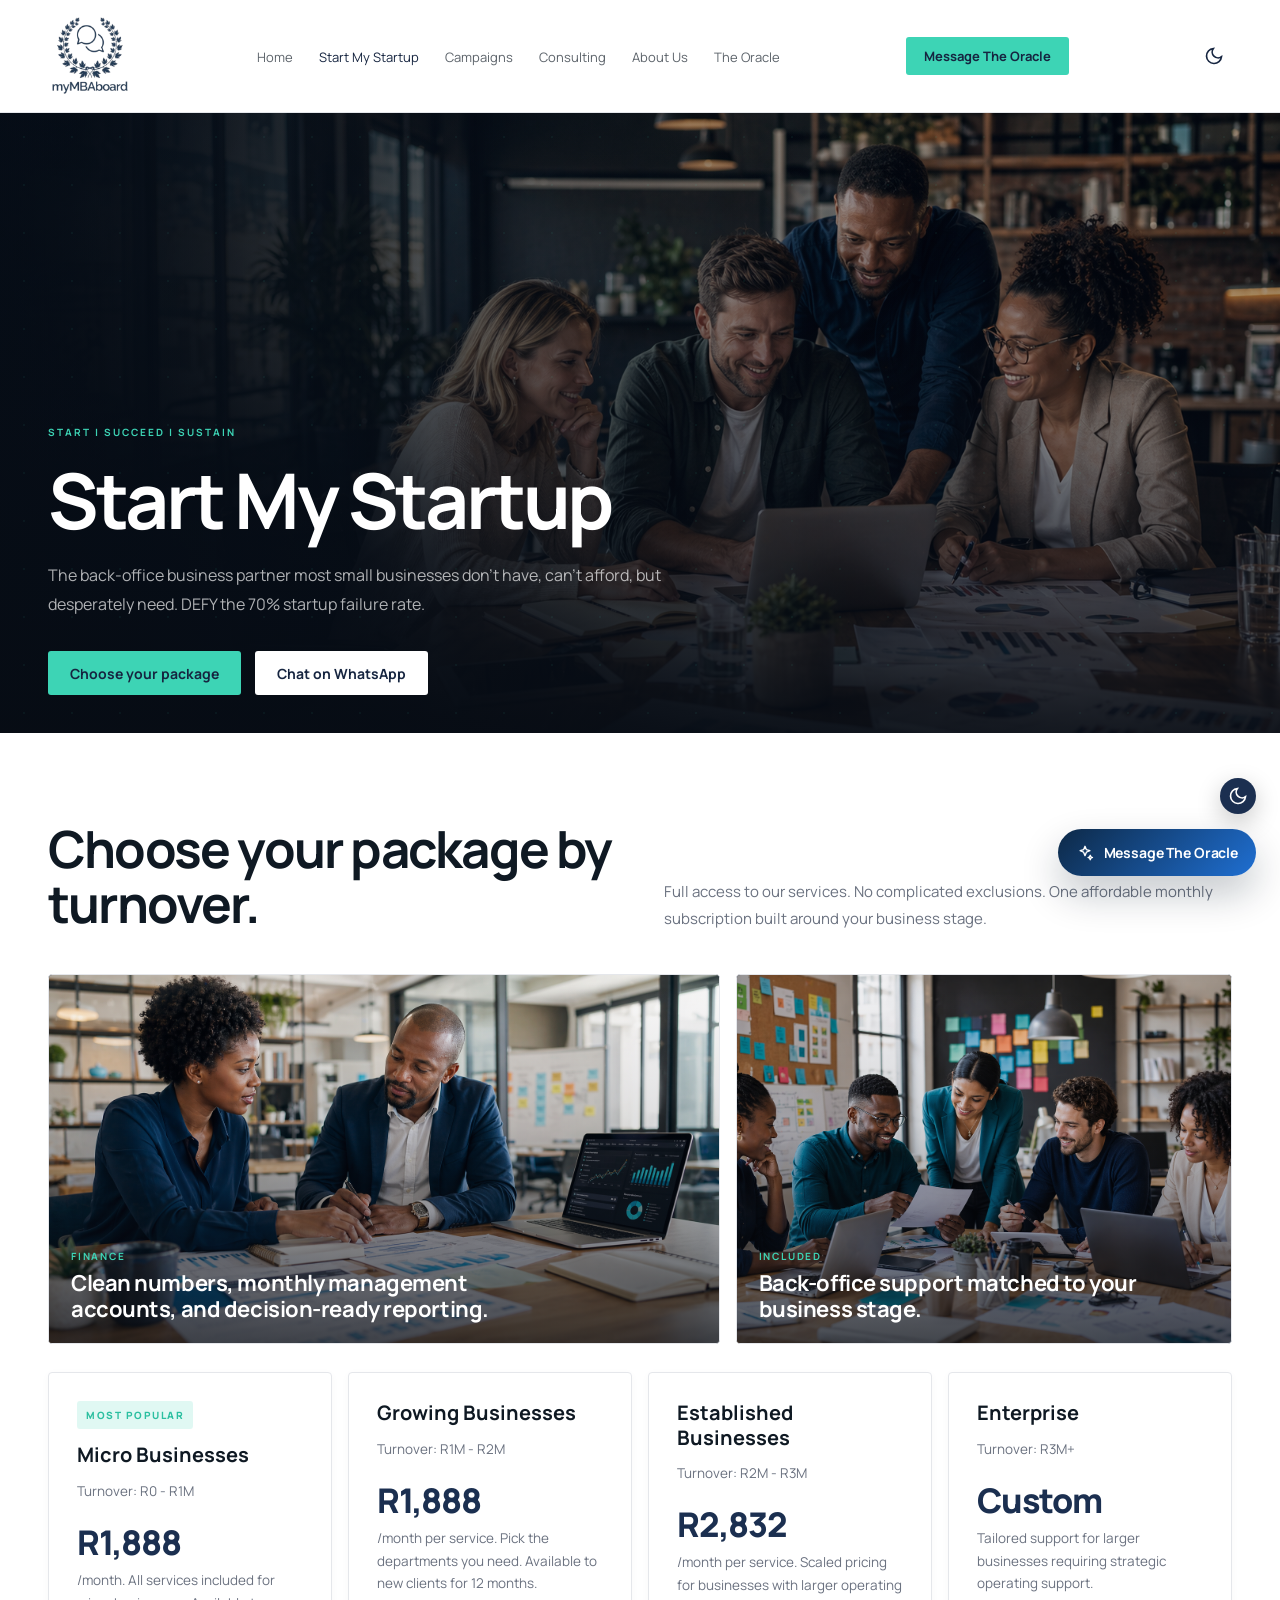
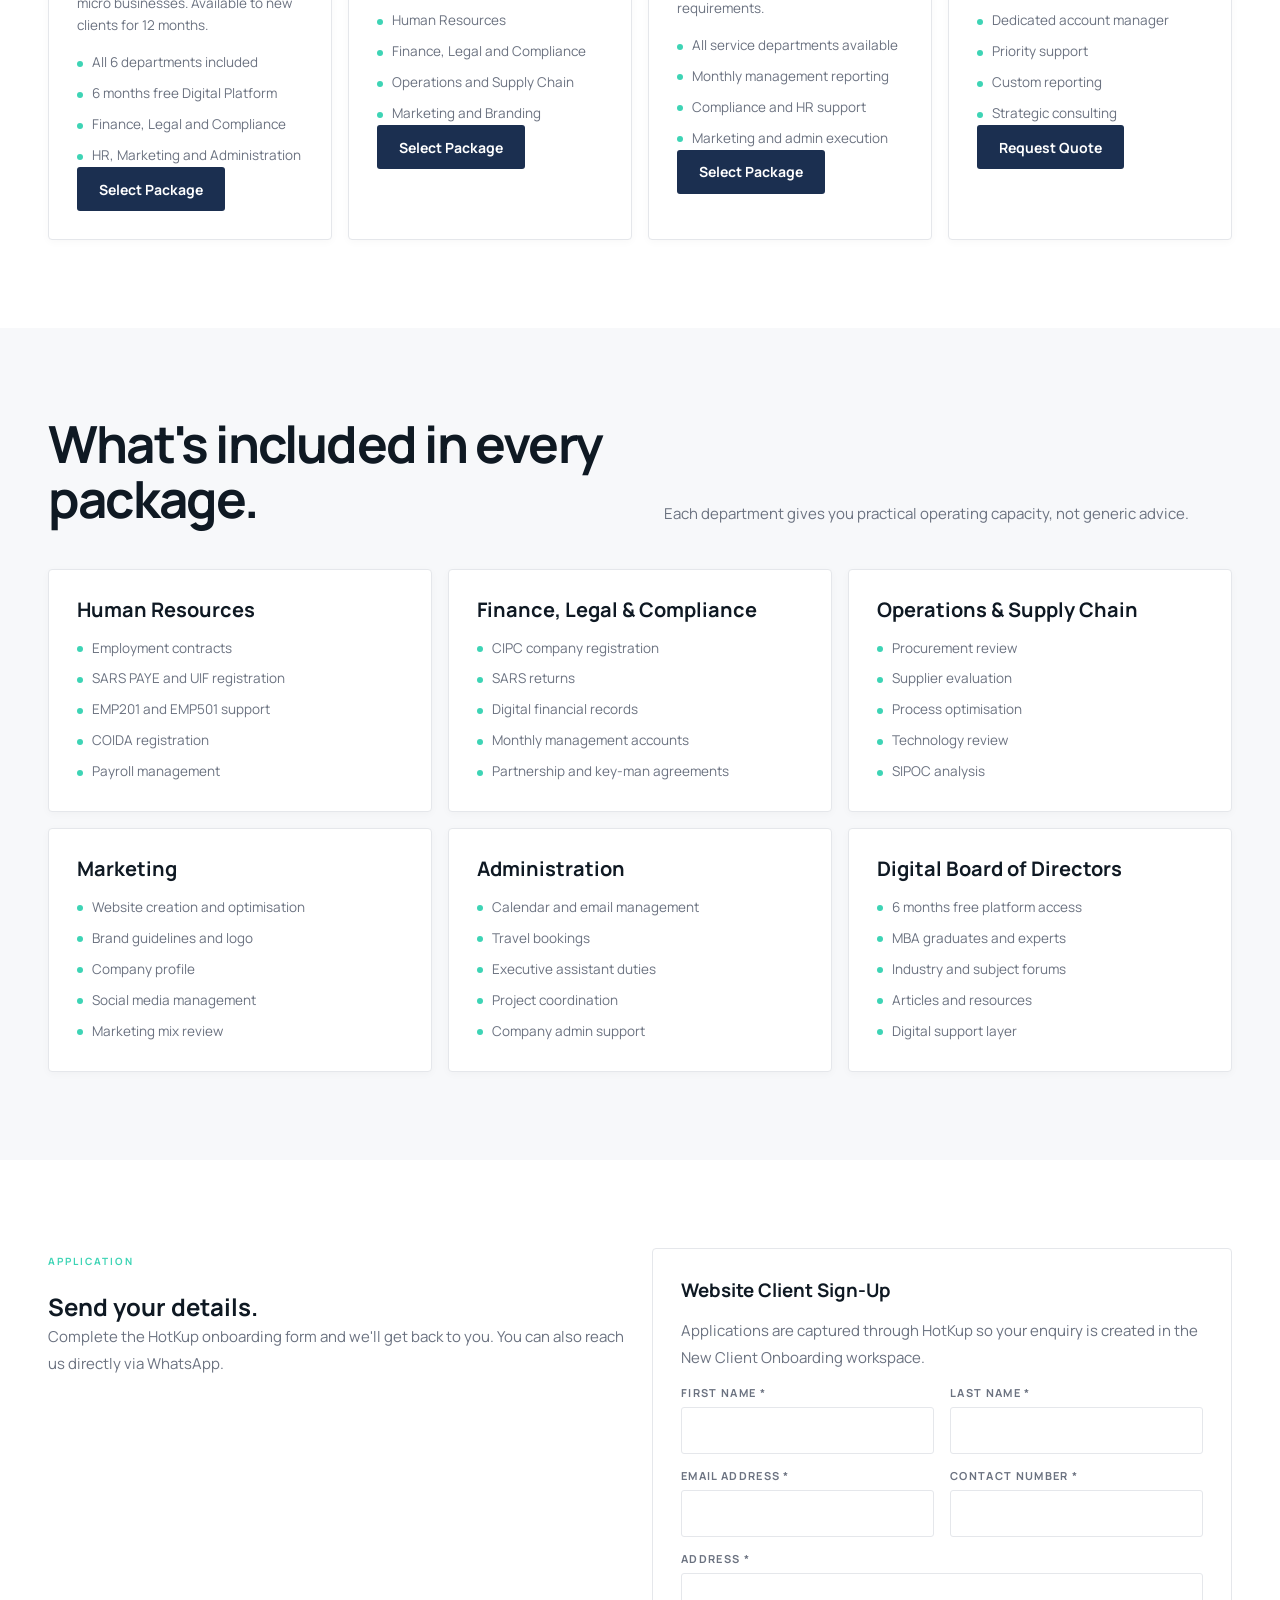
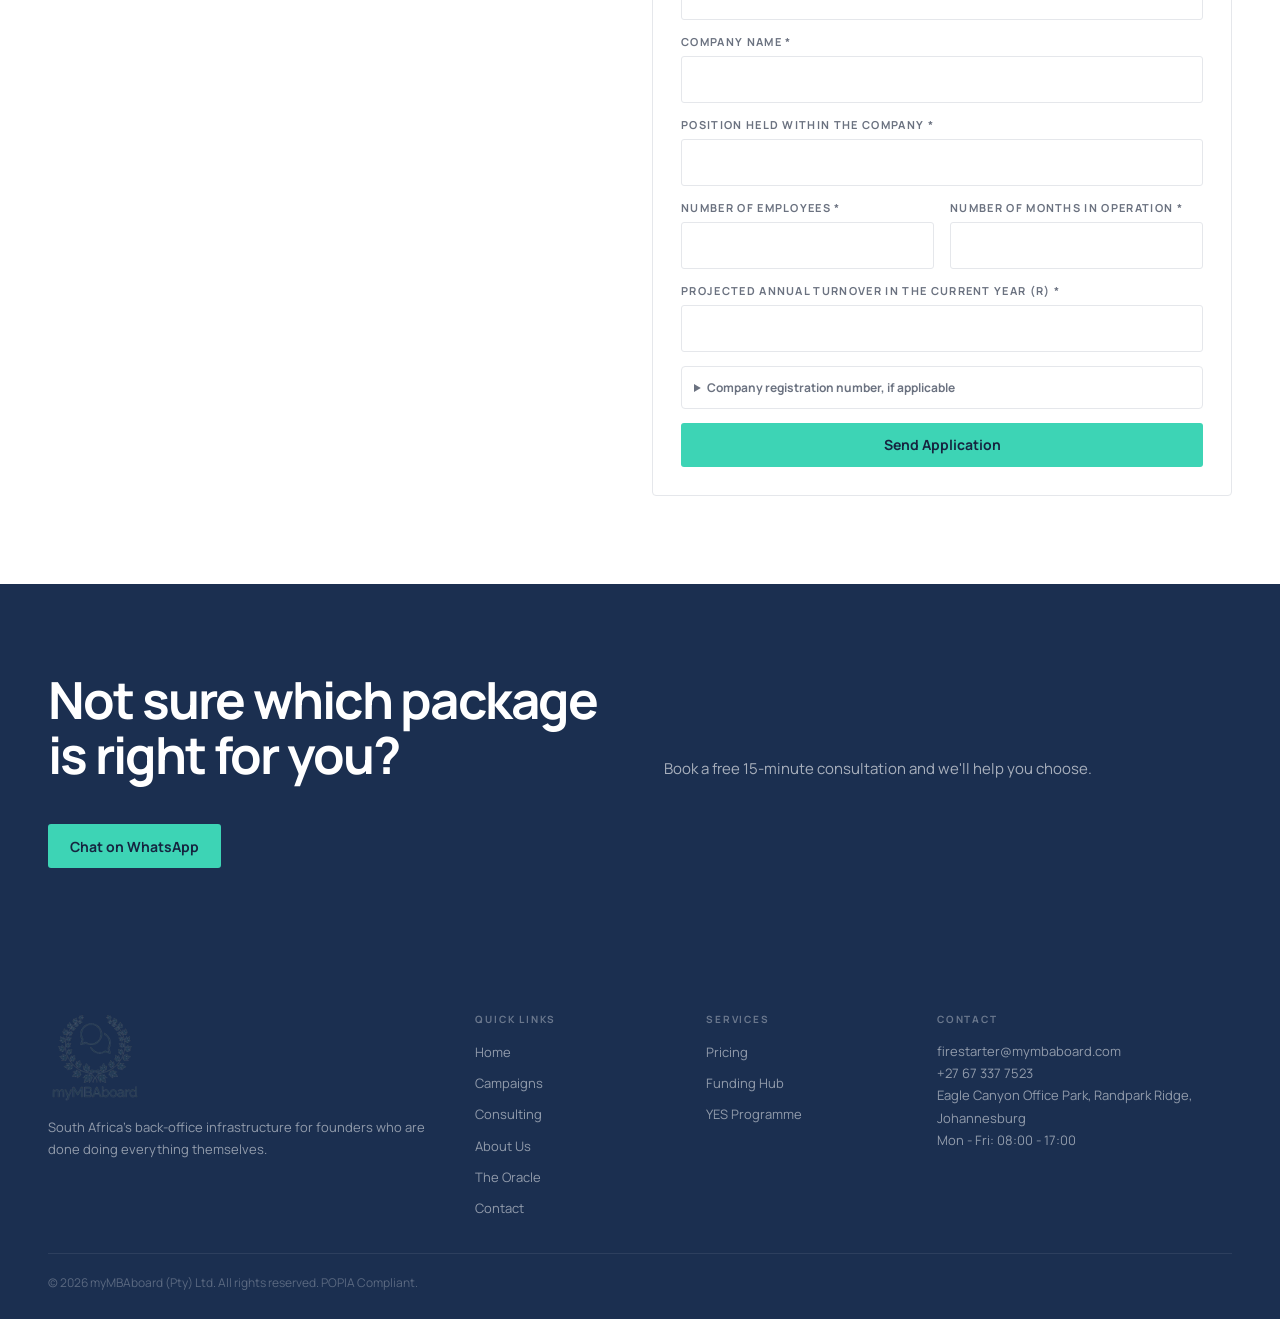
<file: start-my-startup.html>
<!DOCTYPE html>
<html lang="en">
<head>
<meta charset="UTF-8">
<meta name="viewport" content="width=device-width, initial-scale=1.0">
<meta name="description" content="Start My Startup packages from R1,888/month. Get full back-office support: finance, compliance, HR, marketing, admin and operations. Choose by turnover and apply online.">
<title>Start My Startup | myMBAboard</title>
<link rel="preconnect" href="https://fonts.googleapis.com">
<link href="https://fonts.googleapis.com/css2?family=Manrope:wght@300;400;500;600;700;800&display=swap" rel="stylesheet">
<link rel="stylesheet" href="site-pages.css">
</head>
<body>
<nav class="nav">
  <a href="mymbaboard-v2-animated.html" class="brand"><img class="brand-logo logo-light" src="assets/logos/logo-light.png" alt="myMBAboard official logo"><img class="brand-logo logo-dark" src="assets/logos/logo-dark.png" alt="myMBAboard official logo"></a>
  <ul class="nav-links">
    <li><a href="mymbaboard-v2-animated.html">Home</a></li>
    <li><a href="start-my-startup.html" class="active">Start My Startup</a></li>
    <li><a href="campaigns.html">Campaigns</a></li>
    <li><a href="consulting.html">Consulting</a></li>
    <li><a href="about.html">About Us</a></li>
    <li><a href="oracle.html">The Oracle</a></li>
  </ul>
  <a href="oracle.html" class="nav-cta">Message The Oracle</a>
  <button type="button" class="theme-toggle" data-theme-toggle aria-label="Switch to dark mode">Dark</button>
</nav>

<header class="hero media-hero">
  <img class="hero-media" src="./assets/hero/generated/startup-hero-balanced.png" alt="Balanced startup support team with white founders and Black advisors reviewing launch plans">
  <div class="hero-inner">
    <span class="badge">Start | Succeed | Sustain</span>
    <h1>Start My Startup</h1>
    <p>The back-office business partner most small businesses don't have, can't afford, but desperately need. DEFY the 70% startup failure rate.</p>
    <div class="actions">
      <a href="#pricing" class="btn primary">Choose your package</a>
      <a href="https://wa.me/27673377523" class="btn light">Chat on WhatsApp</a>
    </div>
  </div>
</header>

<main>
  <section class="section" id="pricing">
    <div class="section-head">
      <h2>Choose your package by turnover.</h2>
      <p>Full access to our services. No complicated exclusions. One affordable monthly subscription built around your business stage.</p>
    </div>
    <div class="media-strip">
      <div class="media-card">
        <img src="./assets/sections/startup-finance-generated.png" alt="Founder and advisor reviewing financial dashboards and launch plans">
        <div class="media-caption"><strong>Finance</strong><span>Clean numbers, monthly management accounts, and decision-ready reporting.</span></div>
      </div>
      <div class="media-card">
        <img src="./assets/sections/startup-support-generated.png" alt="Founder working with a multidisciplinary support team across operations and marketing">
        <div class="media-caption"><strong>Included</strong><span>Back-office support matched to your business stage.</span></div>
      </div>
    </div>
    <div class="grid four">
      <article class="card">
        <span class="popular">Most Popular</span>
        <h3>Micro Businesses</h3>
        <p>Turnover: R0 - R1M</p>
        <div class="price">R1,888</div>
        <p>/month. All services included for micro businesses. Available to new clients for 12 months.</p>
        <ul>
          <li>All 6 departments included</li>
          <li>6 months free Digital Platform</li>
          <li>Finance, Legal and Compliance</li>
          <li>HR, Marketing and Administration</li>
        </ul>
        <a href="#signup" class="btn dark">Select Package</a>
      </article>
      <article class="card">
        <h3>Growing Businesses</h3>
        <p>Turnover: R1M - R2M</p>
        <div class="price">R1,888</div>
        <p>/month per service. Pick the departments you need. Available to new clients for 12 months.</p>
        <ul>
          <li>Human Resources</li>
          <li>Finance, Legal and Compliance</li>
          <li>Operations and Supply Chain</li>
          <li>Marketing and Branding</li>
        </ul>
        <a href="#signup" class="btn dark">Select Package</a>
      </article>
      <article class="card">
        <h3>Established Businesses</h3>
        <p>Turnover: R2M - R3M</p>
        <div class="price">R2,832</div>
        <p>/month per service. Scaled pricing for businesses with larger operating requirements.</p>
        <ul>
          <li>All service departments available</li>
          <li>Monthly management reporting</li>
          <li>Compliance and HR support</li>
          <li>Marketing and admin execution</li>
        </ul>
        <a href="#signup" class="btn dark">Select Package</a>
      </article>
      <article class="card">
        <h3>Enterprise</h3>
        <p>Turnover: R3M+</p>
        <div class="price">Custom</div>
        <p>Tailored support for larger businesses requiring strategic operating support.</p>
        <ul>
          <li>Dedicated account manager</li>
          <li>Priority support</li>
          <li>Custom reporting</li>
          <li>Strategic consulting</li>
        </ul>
        <a href="#signup" class="btn dark">Request Quote</a>
      </article>
    </div>
  </section>

  <section class="section off">
    <div class="section-head">
      <h2>What's included in every package.</h2>
      <p>Each department gives you practical operating capacity, not generic advice.</p>
    </div>
    <div class="grid three">
      <article class="card"><h3>Human Resources</h3><ul><li>Employment contracts</li><li>SARS PAYE and UIF registration</li><li>EMP201 and EMP501 support</li><li>COIDA registration</li><li>Payroll management</li></ul></article>
      <article class="card"><h3>Finance, Legal &amp; Compliance</h3><ul><li>CIPC company registration</li><li>SARS returns</li><li>Digital financial records</li><li>Monthly management accounts</li><li>Partnership and key-man agreements</li></ul></article>
      <article class="card"><h3>Operations &amp; Supply Chain</h3><ul><li>Procurement review</li><li>Supplier evaluation</li><li>Process optimisation</li><li>Technology review</li><li>SIPOC analysis</li></ul></article>
      <article class="card"><h3>Marketing</h3><ul><li>Website creation and optimisation</li><li>Brand guidelines and logo</li><li>Company profile</li><li>Social media management</li><li>Marketing mix review</li></ul></article>
      <article class="card"><h3>Administration</h3><ul><li>Calendar and email management</li><li>Travel bookings</li><li>Executive assistant duties</li><li>Project coordination</li><li>Company admin support</li></ul></article>
      <article class="card"><h3>Digital Board of Directors</h3><ul><li>6 months free platform access</li><li>MBA graduates and experts</li><li>Industry and subject forums</li><li>Articles and resources</li><li>Digital support layer</li></ul></article>
    </div>
  </section>

  <section class="section" id="signup">
    <div class="split">
      <div>
        <span class="badge">Application</span>
        <h2>Send your details.</h2>
        <p class="muted">Complete the HotKup onboarding form and we'll get back to you. You can also reach us directly via WhatsApp.</p>
      </div>
      <div class="form hotkup-form-panel" data-hotkup-form-panel data-submit-text="Send Application" id="startup-form">
        <h3>Website Client Sign-Up</h3>
        <p class="muted">Applications are captured through HotKup so your enquiry is created in the New Client Onboarding workspace.</p>
        <div data-hotkup-form-mount></div>
      </div>
    </div>
  </section>

  <section class="section dark">
    <div class="section-head">
      <h2>Not sure which package is right for you?</h2>
      <p>Book a free 15-minute consultation and we'll help you choose.</p>
    </div>
    <a href="https://wa.me/27673377523?text=I%20need%20help%20choosing%20a%20Start%20My%20Startup%20package" class="btn primary">Chat on WhatsApp</a>
  </section>
</main>

<footer>
  <div class="footer-grid">
    <div><a href="mymbaboard-v2-animated.html" class="brand"><img class="brand-logo logo-light" src="assets/logos/logo-light.png" alt="myMBAboard official logo"><img class="brand-logo logo-dark" src="assets/logos/logo-dark.png" alt="myMBAboard official logo"></a><p>South Africa's back-office infrastructure for founders who are done doing everything themselves.</p></div>
    <div><h4>Quick Links</h4><ul><li><a href="mymbaboard-v2-animated.html">Home</a></li><li><a href="campaigns.html">Campaigns</a></li><li><a href="consulting.html">Consulting</a></li><li><a href="about.html">About Us</a></li><li><a href="oracle.html">The Oracle</a></li><li><a href="contact.html">Contact</a></li></ul></div>
    <div><h4>Services</h4><ul><li><a href="start-my-startup.html">Pricing</a></li><li><a href="campaigns.html#funding-hub">Funding Hub</a></li><li><a href="about.html#yes-program">YES Programme</a></li></ul></div>
    <div><h4>Contact</h4><p>firestarter@mymbaboard.com<br>+27 67 337 7523<br>Eagle Canyon Office Park, Randpark Ridge, Johannesburg<br>Mon - Fri: 08:00 - 17:00</p></div>
  </div>
  <div class="foot-bottom">© 2026 myMBAboard (Pty) Ltd. All rights reserved. POPIA Compliant.</div>
</footer>
<a href="oracle.html" class="whatsapp-fixed">Message The Oracle</a>
<script src="oracle-widget.js"></script>
<script src="site-pages.js"></script>
</body>
</html>
</file>
<file: site-pages.css>
*,*::before,*::after{box-sizing:border-box;margin:0;padding:0;}
:root{
  --navy:#162540;
  --navy-mid:#1B2F50;
  --navy-dark:#0F1929;
  --teal:#3DD4B5;
  --teal-dark:#2BBFA0;
  --white:#FFFFFF;
  --off:#F7F8FA;
  --gray:#6B7280;
  --gray-lt:#9CA3AF;
  --border:#E5E7EB;
  --text:#0F1923;
  --font:'Manrope',sans-serif;
}
html{scroll-behavior:smooth;}
body{font-family:var(--font);background:var(--white);color:var(--text);overflow-x:hidden;}
a{color:inherit;}

/* ── Focus & active states ── */
a:focus-visible,
button:focus-visible,
input:focus-visible,
select:focus-visible,
textarea:focus-visible{
  outline:2px solid var(--teal);
  outline-offset:2px;
}
a:active,button:active{
  transform:scale(.97);
}
.field input:focus,
.field select:focus,
.field textarea:focus{
  border-color:var(--teal);
  box-shadow:0 0 0 3px rgba(61,212,181,.12);
}
body.dark-mode{background:#0B1220;color:#F8FAFC;}
.nav{
  position:sticky;top:0;z-index:50;
  background:rgba(255,255,255,.96);
  backdrop-filter:blur(18px);
  padding:15px 48px;
  display:flex;align-items:center;justify-content:space-between;
  border-bottom:1px solid var(--border);
}
body.dark-mode .nav{background:rgba(15,25,41,.96);border-bottom-color:rgba(255,255,255,.08);}
.brand{display:flex;align-items:center;gap:10px;text-decoration:none;}
.brand-logo{
  width:82px;
  height:auto;
  display:block;
  border-radius:0;
}
.brand-logo.logo-dark{display:none;}
body.dark-mode .brand-logo.logo-light{display:none;}
body.dark-mode .brand-logo.logo-dark{display:block;}
.brand-mark{
  width:38px;height:38px;background:var(--white);border-radius:5px;
  display:flex;align-items:center;justify-content:center;
  color:var(--navy);font-weight:800;font-size:14px;
}
.brand-text{display:flex;flex-direction:column;gap:2px;}
.brand-name{font-size:14px;font-weight:700;color:var(--navy);letter-spacing:.03em;line-height:1;}
.brand-sub{font-size:9px;font-weight:400;color:rgba(22,37,64,.5);letter-spacing:.16em;text-transform:uppercase;line-height:1;}
body.dark-mode .brand-name{color:var(--white);}
body.dark-mode .brand-sub{color:rgba(255,255,255,.42);}
.nav-links{display:flex;gap:26px;list-style:none;align-items:center;}
.nav-links a{color:rgba(15,25,35,.68);text-decoration:none;font-size:13px;transition:color .2s;}
.nav-links a:hover,.nav-links a.active{color:var(--navy);}
body.dark-mode .nav-links a{color:rgba(255,255,255,.72);}
body.dark-mode .nav-links a:hover,body.dark-mode .nav-links a.active{color:var(--white);}
.nav-cta{
  background:var(--teal);color:var(--navy);
  padding:10px 18px;border-radius:3px;
  font-size:13px;font-weight:700;text-decoration:none;
}
.theme-toggle{
  border:none;
  background:transparent;
  color:var(--navy);
  padding:8px;
  cursor:pointer;
  display:flex;
  align-items:center;
  justify-content:center;
  border-radius:50%;
  transition:color .2s;
}
body.dark-mode .theme-toggle{color:var(--white);}
.mobile-menu-toggle{
  display:none;
  min-width:58px;
  height:42px;
  flex-shrink:0;
  border:1px solid var(--border);
  background:transparent;
  color:var(--navy);
  border-radius:4px;
  font-family:var(--font);
  font-size:12px;
  letter-spacing:.04em;
  text-transform:uppercase;
  font-weight:800;
  align-items:center;
  justify-content:center;
  cursor:pointer;
}
body.dark-mode .mobile-menu-toggle{border-color:rgba(255,255,255,.18);color:#fff;}
.mobile-menu-panel{
  position:fixed;
  top:76px;
  left:16px;
  right:16px;
  z-index:70;
  display:grid;
  gap:8px;
  padding:14px;
  background:rgba(255,255,255,.98);
  border:1px solid var(--border);
  box-shadow:0 18px 60px rgba(15,25,41,.16);
  opacity:0;
  pointer-events:none;
  transform:translateY(-10px);
  transition:opacity .24s ease,transform .24s ease;
}
body.dark-mode .mobile-menu-panel{background:rgba(15,25,41,.98);border-color:rgba(255,255,255,.12);}
.mobile-menu-panel a,
.mobile-menu-panel button{
  color:var(--navy);
  text-decoration:none;
  font-size:14px;
  font-weight:700;
  padding:13px 12px;
  border-radius:4px;
  background:rgba(22,37,64,.04);
  border:none;
  width:100%;
  text-align:left;
  cursor:pointer;
}
body.dark-mode .mobile-menu-panel a,
body.dark-mode .mobile-menu-panel button{color:#fff;background:rgba(255,255,255,.05);}
.mobile-menu-panel a:last-of-type{background:var(--teal);color:var(--navy);}
body.mobile-menu-open .mobile-menu-panel{
  opacity:1;
  pointer-events:auto;
  transform:none;
}
.theme-floating{
  position:fixed;
  right:24px;
  bottom:86px;
  z-index:60;
  background:var(--navy-mid);
  color:var(--white);
  border-color:rgba(255,255,255,.18);
  box-shadow:0 8px 24px rgba(0,0,0,.22);
}
body.dark-mode .theme-floating{
  background:var(--teal);
  color:var(--navy);
  border-color:var(--teal);
}
.hero{
  position:relative;
  overflow:hidden;
  isolation:isolate;
  min-height:520px;
  background:
    linear-gradient(145deg,rgba(22,37,64,.95),rgba(15,25,41,.92)),
    radial-gradient(circle at 80% 20%,rgba(61,212,181,.18),transparent 34%);
  color:var(--white);
  display:flex;align-items:flex-end;
  padding:116px 48px 72px;
}
.hero.media-hero{min-height:620px;}
.hero::before{
  content:'';
  position:absolute;
  inset:0;
  z-index:-1;
  background:
    linear-gradient(to top,rgba(7,12,20,.9) 0%,rgba(7,12,20,.46) 45%,rgba(7,12,20,.18) 100%),
    linear-gradient(to right,rgba(7,12,20,.68) 0%,rgba(7,12,20,.22) 48%,transparent 78%);
}
.hero::after{
  content:'';
  position:absolute;
  inset:0;
  z-index:-1;
  background-image:radial-gradient(circle,rgba(61,212,181,.1) 1px,transparent 1px);
  background-size:48px 48px;
  opacity:.55;
  animation:dotDrift 18s linear infinite;
}
.hero-media{
  position:absolute;
  inset:0;
  z-index:-2;
  width:100%;
  height:100%;
  object-fit:cover;
  object-position:center top;
  filter:saturate(.88) contrast(1.04);
}
.hero-inner{max-width:860px;position:relative;z-index:1;}
.badge{
  display:inline-flex;
  color:var(--teal);
  font-size:10px;font-weight:700;
  text-transform:uppercase;letter-spacing:.2em;
  margin-bottom:22px;
}
.hero h1{
  font-size:clamp(42px,6vw,86px);
  line-height:1.02;
  letter-spacing:-.045em;
  max-width:900px;
}
.hero h1 span{color:var(--teal);}
.hero p{
  max-width:620px;
  margin-top:22px;
  color:rgba(255,255,255,.68);
  font-size:16px;
  line-height:1.8;
}
.actions{display:flex;gap:14px;flex-wrap:wrap;margin-top:32px;}
.btn{
  display:inline-flex;align-items:center;justify-content:center;
  min-height:44px;padding:12px 22px;border-radius:3px;
  font-size:14px;font-weight:700;text-decoration:none;border:0;
  font-family:var(--font);cursor:pointer;
}
.btn.primary{background:var(--teal);color:var(--navy);}
.btn.dark{background:var(--navy-mid);color:var(--white);}
.btn.light{background:var(--white);color:var(--navy);}
.btn.outline{border:1px solid var(--border);background:transparent;color:var(--text);}
body.dark-mode .btn.outline{border-color:#243244;color:#F8FAFC;}
.section{padding:88px 48px;}
.section.off{background:var(--off);}
.section.dark{background:var(--navy-mid);color:var(--white);}
body.dark-mode .section{background:#0B1220;color:#F8FAFC;}
body.dark-mode .section.off{background:#111827;}
body.dark-mode .section.dark{background:#1B2F50;}
.section-head{
  display:grid;grid-template-columns:1fr 1fr;
  gap:48px;align-items:end;margin-bottom:42px;
}
.section-head h2{
  font-size:clamp(32px,4vw,56px);
  line-height:1.08;letter-spacing:-.035em;
}
.section-head p,.muted{color:var(--gray);line-height:1.8;font-size:15px;}
body.dark-mode .section-head p,body.dark-mode .muted{color:#CBD5E1;}
.dark .section-head p,.dark .muted{color:rgba(255,255,255,.62);}
.grid{display:grid;gap:16px;}
.grid.two{grid-template-columns:repeat(2,1fr);}
.grid.three{grid-template-columns:repeat(3,1fr);}
.grid.four{grid-template-columns:repeat(4,1fr);}
.card{
  border:1px solid var(--border);
  background:var(--white);
  padding:28px;
  border-radius:4px;
  box-shadow:0 2px 8px rgba(15,25,41,.03);
  transition:transform .35s ease,border-color .35s ease,box-shadow .35s ease;
}
.card:hover{transform:translateY(-4px);border-color:rgba(61,212,181,.45);box-shadow:0 18px 44px rgba(15,25,41,.08);}
body.dark-mode .card{background:#111827;border-color:#243244;}
.dark .card{background:rgba(255,255,255,.05);border-color:rgba(255,255,255,.1);}
.card h3{font-size:20px;line-height:1.24;margin-bottom:12px;}
.card p,.card li{font-size:13.5px;color:var(--gray);line-height:1.7;}
body.dark-mode .card p,body.dark-mode .card li{color:#CBD5E1;}
.dark .card p,.dark .card li{color:rgba(255,255,255,.62);}
.card ul{list-style:none;display:flex;flex-direction:column;gap:8px;margin-top:14px;}
.card li::before{content:'';display:inline-block;width:6px;height:6px;border-radius:50%;background:var(--teal);margin-right:9px;vertical-align:middle;}
.price{font-size:34px;font-weight:800;letter-spacing:-.035em;color:var(--navy-mid);margin:16px 0 4px;}
body.dark-mode .price{color:#F8FAFC;}
.popular{display:inline-flex;background:rgba(61,212,181,.16);color:var(--teal-dark);font-size:10px;font-weight:800;letter-spacing:.15em;text-transform:uppercase;padding:7px 9px;border-radius:3px;margin-bottom:14px;}
.stats{display:grid;grid-template-columns:repeat(4,1fr);border-top:1px solid var(--border);border-bottom:1px solid var(--border);}
.stat{padding:34px 22px;border-right:1px solid var(--border);}
.stat:last-child{border-right:none;}
.stat strong{display:block;font-size:42px;letter-spacing:-.04em;color:var(--navy-mid);}
body.dark-mode .stat strong{color:#F8FAFC;}
.stat span{font-size:12px;color:var(--gray);line-height:1.5;}
.table{width:100%;border-collapse:collapse;background:var(--white);border:1px solid var(--border);}
body.dark-mode .table{background:#111827;border-color:#243244;}
.table th,.table td{padding:15px;border-bottom:1px solid var(--border);text-align:left;font-size:13px;vertical-align:top;}
body.dark-mode .table th,body.dark-mode .table td{border-bottom-color:#243244;}
.table th{font-size:10px;letter-spacing:.16em;text-transform:uppercase;color:var(--gray);}
.form{
  display:grid;gap:14px;
  border:1px solid var(--border);
  background:var(--white);
  padding:28px;border-radius:4px;
}
body.dark-mode .form{background:#111827;border-color:#243244;}
.field{display:grid;gap:7px;}
.field label{font-size:11px;letter-spacing:.12em;text-transform:uppercase;color:var(--gray);font-weight:700;}
.field input,.field select,.field textarea{
  width:100%;border:1px solid var(--border);border-radius:3px;
  padding:13px 12px;font-family:var(--font);font-size:14px;background:var(--white);
}
body.dark-mode .field input,body.dark-mode .field select,body.dark-mode .field textarea{background:#0B1220;border-color:#243244;color:#F8FAFC;}
.field textarea{min-height:120px;resize:vertical;}
.success{display:none;color:var(--teal-dark);font-size:13px;font-weight:700;}
.success.show{display:block;}
.success a{color:var(--navy-mid);text-decoration:underline;text-underline-offset:3px;}
body.dark-mode .success a{color:var(--teal);}
.form-actions{display:flex;gap:12px;flex-wrap:wrap;}
.form-actions .btn{flex:1;min-width:160px;}
.hotkup-form-panel{align-content:start;}
.hotkup-form-panel h3{margin:0;}
.hotkup-embedded-form{display:grid;gap:14px;}
.optional-fields{
  border:1px solid var(--border);
  border-radius:4px;
  padding:12px;
}
body.dark-mode .optional-fields{border-color:#243244;}
.optional-fields summary{
  cursor:pointer;
  color:var(--gray);
  font-size:12px;
  font-weight:700;
}
.optional-fields .field{margin-top:12px;}
.success.error{color:#B42318;}
body.dark-mode .success.error{color:#FDA29B;}
.btn:disabled{opacity:.42;cursor:not-allowed;pointer-events:none;}
.split{display:grid;grid-template-columns:1fr 1fr;gap:24px;align-items:start;}
.visual-panel,
.media-card{
  position:relative;
  min-height:360px;
  overflow:hidden;
  background:var(--navy-dark);
  border:1px solid var(--border);
  border-radius:4px;
}
.visual-panel img,
.media-card img{
  background:linear-gradient(110deg,var(--off) 8%,#f0f1f3 18%,var(--off) 33%);
  background-size:200% 100%;
}
body.dark-mode .visual-panel,
body.dark-mode .media-card{border-color:#243244;}
.visual-panel img,
.visual-panel video,
.media-card img,
.media-card video{
  width:100%;
  height:100%;
  min-height:inherit;
  object-fit:cover;
  display:block;
  transform:scale(1.08);
  transition:transform 1.1s cubic-bezier(.22,1,.36,1),filter .6s ease;
}
.visual-panel.is-visible img,
.visual-panel.is-visible video,
.media-card.is-visible img,
.media-card.is-visible video{transform:scale(1);}
.visual-panel::after,
.media-card::after{
  content:'';
  position:absolute;
  inset:0;
  background:linear-gradient(to top,rgba(7,12,20,.72),rgba(7,12,20,.12) 58%,transparent);
  pointer-events:none;
}
.media-caption{
  position:absolute;
  left:22px;
  right:22px;
  bottom:20px;
  z-index:1;
  color:#fff;
}
.media-caption strong{
  display:block;
  font-size:10px;
  letter-spacing:.18em;
  text-transform:uppercase;
  color:var(--teal);
  margin-bottom:7px;
}
.media-caption span{
  display:block;
  max-width:440px;
  font-size:22px;
  line-height:1.2;
  letter-spacing:-.02em;
  font-weight:700;
}
.media-strip{
  display:grid;
  grid-template-columns:1.15fr .85fr;
  gap:16px;
  align-items:stretch;
  margin-bottom:28px;
}
.media-strip .media-card:nth-child(2){min-height:280px;}
.quote{font-size:24px;line-height:1.35;letter-spacing:-.02em;}
.team-card{display:grid;gap:8px;}
.avatar{
  width:56px;height:56px;border-radius:50%;background:var(--navy-mid);
  color:var(--white);display:flex;align-items:center;justify-content:center;
  font-weight:800;margin-bottom:8px;
}
.leadership-list{display:grid;gap:56px;}
.leader-profile{
  display:grid;
  grid-template-columns:minmax(240px, .75fr) minmax(0, 1.25fr);
  gap:0;
  align-items:stretch;
  background:var(--white);
  border:1px solid var(--border);
}
body.dark-mode .leader-profile{background:#111827;border-color:#243244;}
.leader-photo{
  min-height:360px;
  background:var(--off);
  overflow:hidden;
}
body.dark-mode .leader-photo{background:#0B1220;}
.leader-photo img{
  width:100%;
  height:100%;
  object-fit:cover;
  display:block;
}
.leader-copy{
  padding:34px;
  display:flex;
  flex-direction:column;
  justify-content:center;
}
.leader-copy h3{
  font-size:clamp(24px,3vw,40px);
  line-height:1.04;
  letter-spacing:-.035em;
  color:var(--navy-mid);
  margin-bottom:8px;
}
body.dark-mode .leader-copy h3{color:#F8FAFC;}
.leader-role{
  color:var(--gray);
  font-size:15px;
  padding-bottom:12px;
  margin-bottom:18px;
  border-bottom:1px solid rgba(27,47,80,.28);
  width:fit-content;
}
.leader-copy p{
  color:var(--gray);
  font-size:14px;
  line-height:1.78;
  margin-bottom:14px;
}
body.dark-mode .leader-copy p{color:#CBD5E1;}
.timeline{display:grid;gap:0;border-top:1px solid var(--border);}
.timeline-row{display:grid;grid-template-columns:120px 1fr;gap:20px;padding:18px 0;border-bottom:1px solid var(--border);}
.timeline-row strong{color:var(--navy-mid);}
body.dark-mode .timeline-row strong{color:var(--teal);}
.oracle-shell{display:grid;grid-template-columns:320px 1fr;gap:20px;}
.suggestions{display:grid;gap:10px;}
.suggestion{text-align:left;border:1px solid var(--border);background:var(--white);padding:14px;border-radius:3px;font-family:var(--font);cursor:pointer;}
.chat{border:1px solid var(--border);background:var(--white);min-height:460px;display:flex;flex-direction:column;}
body.dark-mode .chat{background:#111827;border-color:#243244;}
.messages{padding:20px;display:grid;gap:14px;flex:1;align-content:start;}
.msg{padding:14px 16px;border-radius:4px;line-height:1.65;font-size:14px;max-width:80%;white-space:pre-wrap;}
.msg.bot{background:var(--off);color:var(--text);}
body.dark-mode .msg.bot{background:#0B1220;color:#F8FAFC;}
.msg.user{background:var(--navy-mid);color:var(--white);justify-self:end;}
.msg.loading{opacity:.72;font-style:italic;}
.chat-status{padding:0 20px 14px;font-size:12px;color:var(--gray);min-height:18px;}
body.dark-mode .chat-status{color:#94A3B8;}
.chat-form{display:flex;border-top:1px solid var(--border);}
.chat-form input{flex:1;border:0;padding:16px;font-family:var(--font);font-size:14px;}
body.dark-mode .chat-form input{background:#0B1220;color:#F8FAFC;}
.chat-form button{border-radius:0;}
.handoff-card{display:grid;gap:10px;padding:18px 20px 20px;border-top:1px solid var(--border);background:linear-gradient(180deg,rgba(27,47,80,.03),rgba(27,47,80,.08));}
body.dark-mode .handoff-card{background:linear-gradient(180deg,rgba(15,23,42,.66),rgba(11,18,32,.92));}
.handoff-card strong{font-size:14px;color:var(--navy-mid);}
body.dark-mode .handoff-card strong{color:var(--white);}
.handoff-card p{font-size:13px;line-height:1.7;color:var(--gray);}
body.dark-mode .handoff-card p{color:#CBD5E1;}
.handoff-card .btn{width:fit-content;}
footer{background:var(--navy-mid);color:var(--white);padding:56px 48px 28px;}
.footer-grid{display:grid;grid-template-columns:2fr 1fr 1fr 1.5fr;gap:34px;margin-bottom:34px;}
footer p,footer a{font-size:13px;color:rgba(255,255,255,.52);line-height:1.7;text-decoration:none;}
footer .brand-logo{width:92px;margin-bottom:12px;}
footer h4{font-size:10px;letter-spacing:.18em;text-transform:uppercase;color:rgba(255,255,255,.35);margin-bottom:14px;}
footer ul{list-style:none;display:grid;gap:8px;}
.foot-bottom{border-top:1px solid rgba(255,255,255,.08);padding-top:20px;font-size:12px;color:rgba(255,255,255,.28);}
.whatsapp-fixed{
  position:fixed;right:24px;bottom:24px;z-index:40;
  background:linear-gradient(135deg,var(--navy-mid),#0F3A5A);color:white;text-decoration:none;
  padding:13px 18px;border-radius:40px;
  font-weight:700;font-size:13px;
  box-shadow:0 10px 28px rgba(15,25,41,.24);
  display:flex;align-items:center;gap:7px;
  transition:transform .25s,box-shadow .25s;
}
.whatsapp-fixed:hover{transform:translateY(-3px);box-shadow:0 16px 36px rgba(27,47,80,.34);}
.page-reveal{
  opacity:0;
  transform:translateY(28px);
  transition:opacity .7s ease,transform .7s cubic-bezier(.22,1,.36,1);
  transition-delay:var(--reveal-delay,0ms);
}
.page-reveal.is-visible{opacity:1;transform:none;}
.hero .page-reveal{
  transform:translateY(34px);
  transition-duration:.9s;
}
@keyframes dotDrift{to{background-position:48px 48px;}}
@media (prefers-reduced-motion:reduce){
  .hero::after{animation:none;}
  .page-reveal,
  .visual-panel img,
  .visual-panel video,
  .media-card img,
  .media-card video{
    opacity:1!important;
    transform:none!important;
    transition:none!important;
  }
}
@media(max-width:1024px){
  .nav{padding:14px 24px;}
  .nav-links{display:none;}
  .section-head,.split,.oracle-shell,.media-strip{grid-template-columns:1fr;}
  .grid.three,.grid.four{grid-template-columns:repeat(2,1fr);}
  .footer-grid{grid-template-columns:1fr 1fr;}
}
@media(max-width:720px){
  .nav{padding:10px 16px;gap:10px;}
  .brand-logo{width:58px;}
  .nav-cta{display:none;}
  .nav > .theme-toggle{margin-left:auto;}
  .mobile-menu-toggle{display:flex;}
  .hero,.section,footer{padding-left:20px;padding-right:20px;}
  .hero{padding-top:80px;padding-bottom:40px;min-height:480px;}
  .hero.media-hero{min-height:520px;}
  .hero h1{font-size:clamp(32px,10vw,44px);letter-spacing:-.035em;}
  .hero p{font-size:14px;line-height:1.7;}
  .actions{gap:10px;}
  .actions .btn{width:100%;min-height:48px;justify-content:center;}
  .section{padding-top:48px;padding-bottom:48px;}
  footer{padding-top:48px;padding-bottom:32px;}
  .section-head{gap:18px;margin-bottom:28px;}
  .section-head h2{font-size:clamp(28px,9vw,40px);}
  .grid.two,.grid.three,.grid.four,.stats{grid-template-columns:1fr;}
  .card{padding:22px;}
  .media-card,.visual-panel{min-height:260px;}
  .media-caption{left:18px;right:18px;bottom:18px;}
  .media-caption span{font-size:17px;}
  .media-strip{grid-template-columns:1fr;}
  .table{display:block;overflow-x:auto;white-space:nowrap;}
  .form{padding:22px;}
  .stat{border-right:none;border-bottom:1px solid var(--border);padding:20px 18px;}
  .footer-grid{grid-template-columns:1fr;}
  .timeline-row{grid-template-columns:1fr;}
  .msg{max-width:100%;}
  .leader-profile{grid-template-columns:1fr;}
  .leader-photo{min-height:280px;}
  .leader-copy{padding:24px 20px;}
  .leader-copy h3{font-size:clamp(22px,7vw,32px);}
  .theme-floating{display:none!important;}
  /* WhatsApp: circle icon on mobile */
  .whatsapp-fixed{right:18px;bottom:18px;padding:14px;border-radius:50%;width:52px;height:52px;justify-content:center;font-size:0;}
  .split{gap:32px;}
  .oracle-shell{gap:24px;}
  .suggestions{gap:8px;}
  .suggestion{padding:12px;font-size:13px;}
  .chat{min-height:380px;}
  .quote{font-size:20px;}
  /* Mobile menu rounded panel */
  .mobile-menu-panel{border-radius:8px;}
}
</file>
